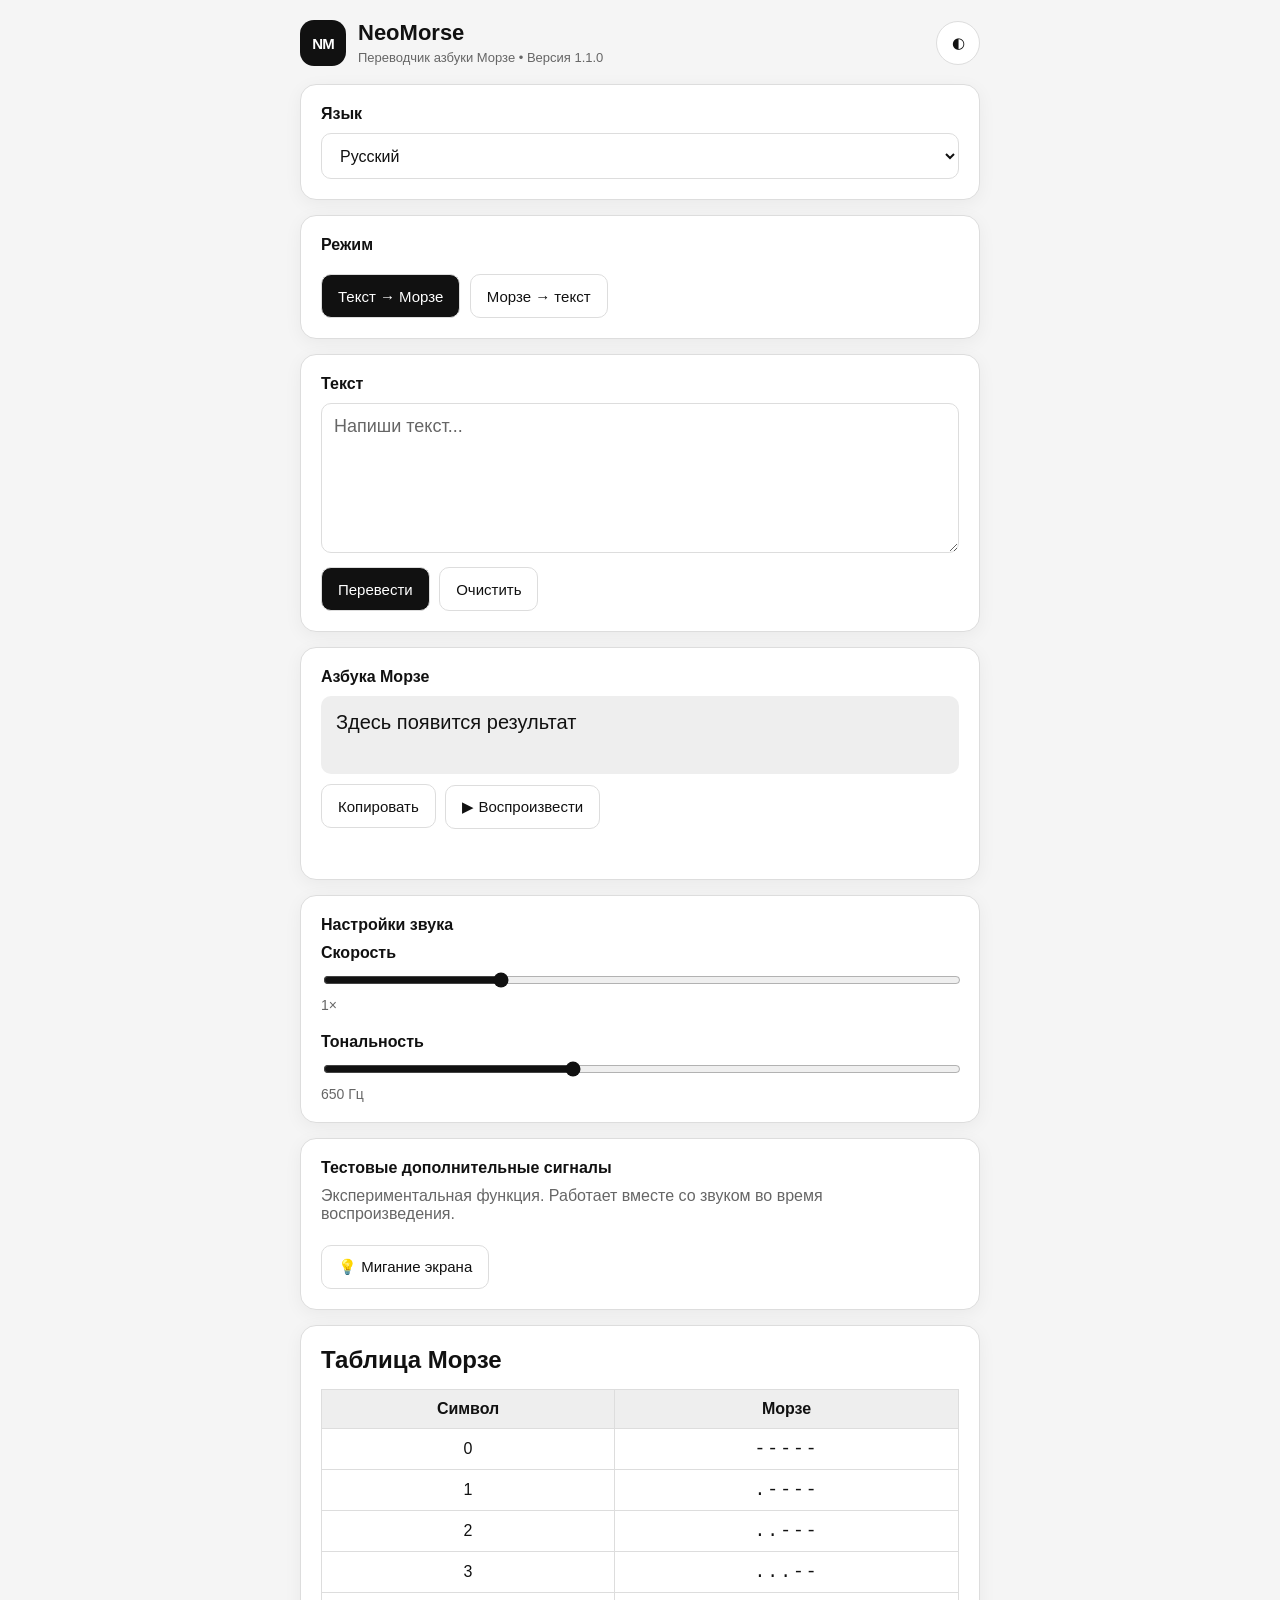
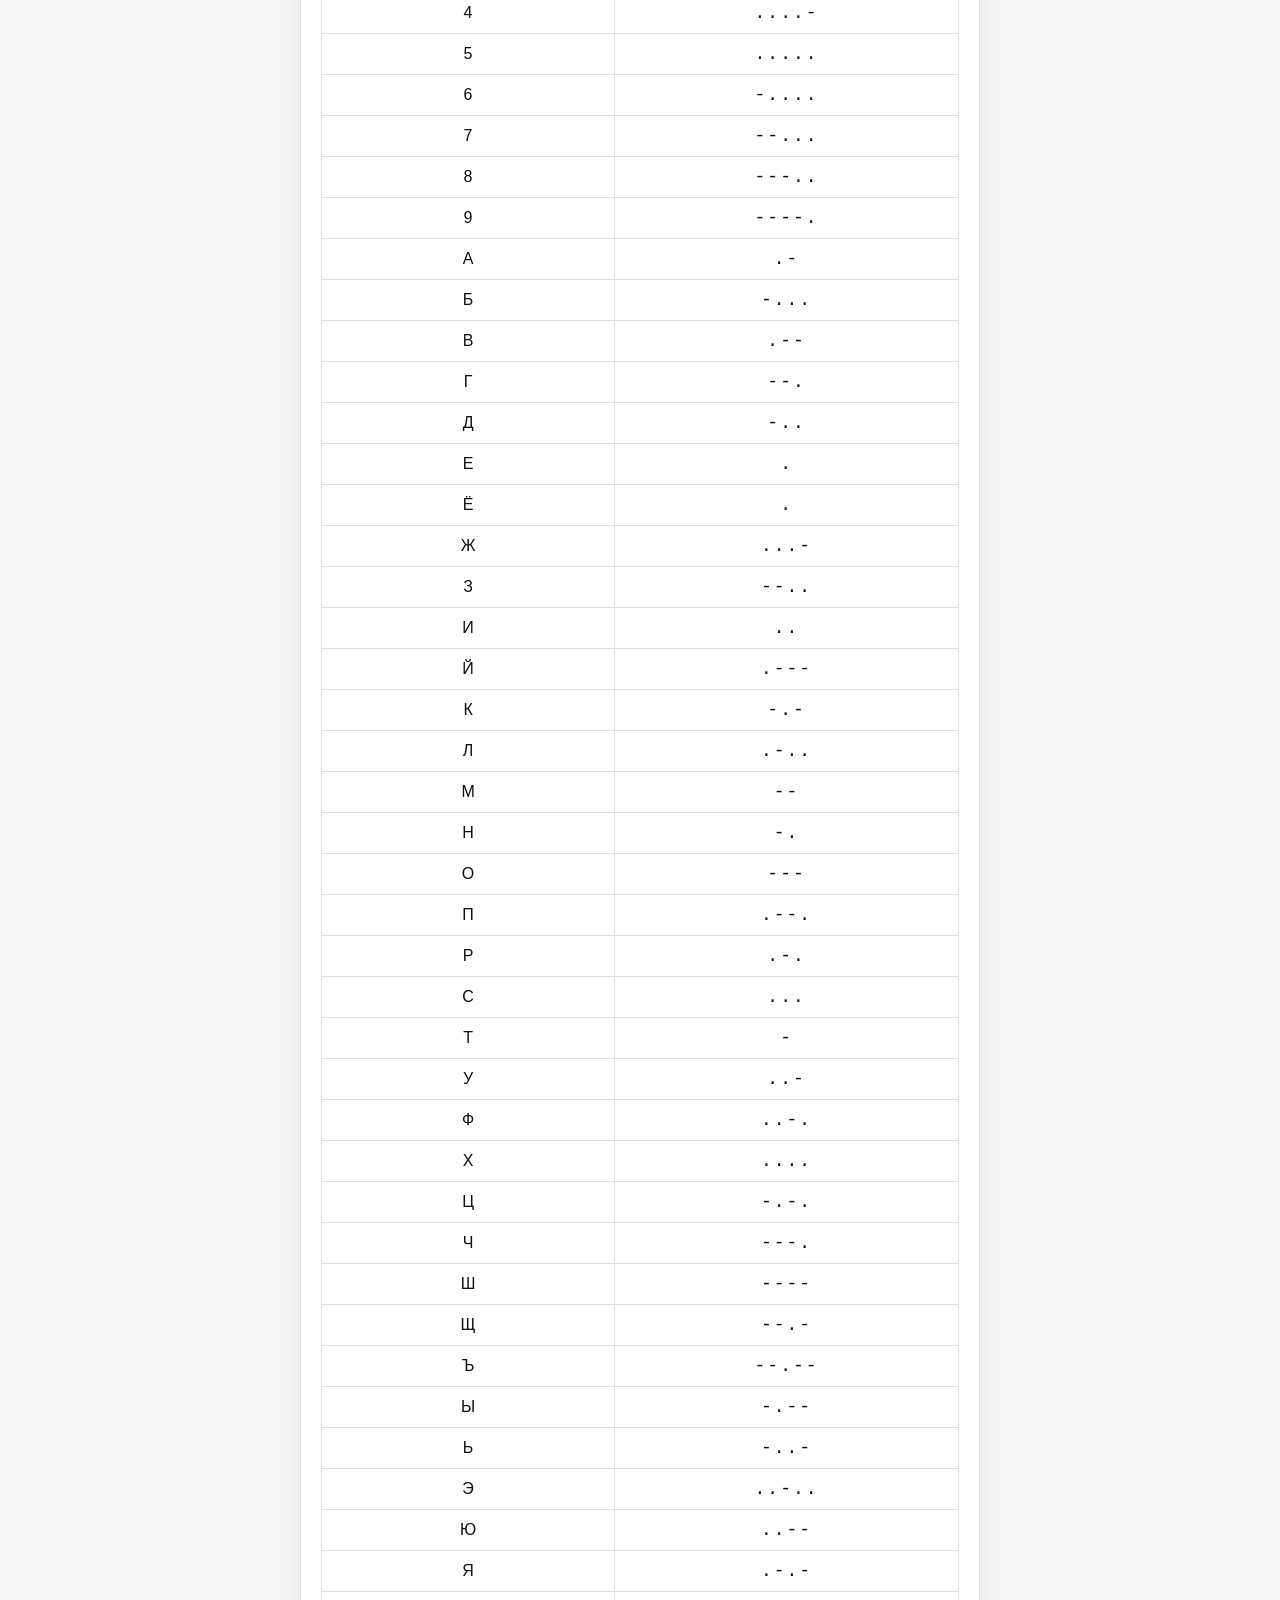
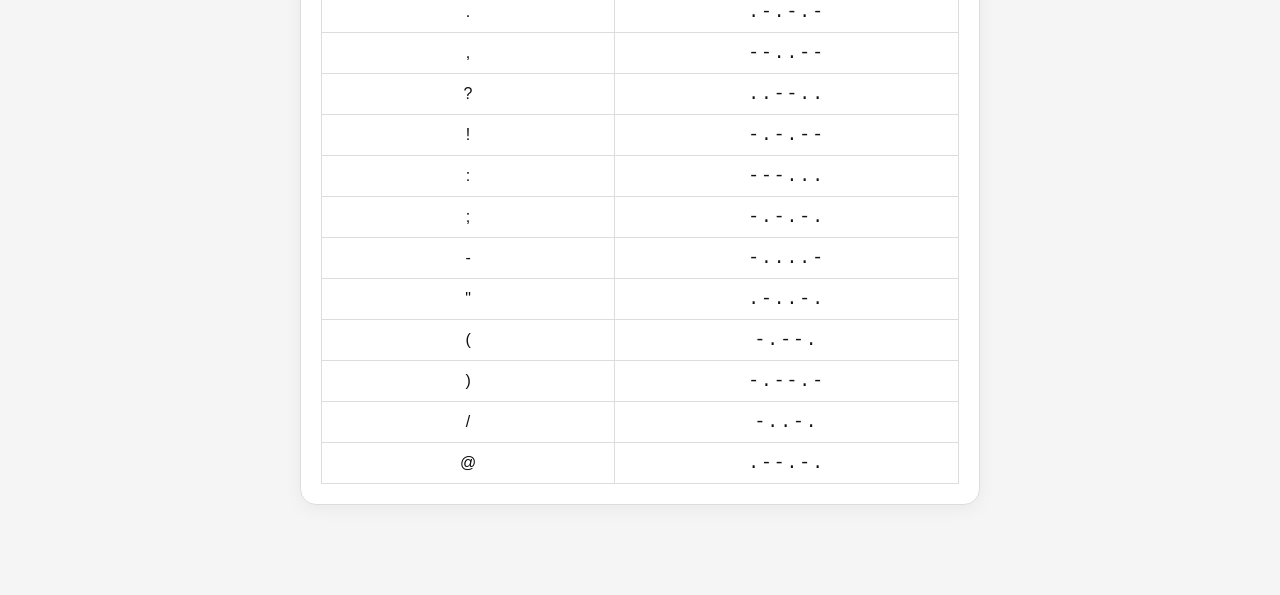
<file: index.html>
<!DOCTYPE html>
<html lang="ru">
<head>
<meta charset="UTF-8">
<meta name="viewport" content="width=device-width, initial-scale=1.0">

<title>NeoMorse — a simple web-based Morse code translator • v1.1.0</title>

<style>

/* =========================================================
   NEO MORSE 1.0 — ОСНОВНЫЕ СТИЛИ
========================================================= */

:root {
    --bg: #f5f5f5;
    --card: #ffffff;
    --text: #111111;
    --muted: #666666;
    --border: #dddddd;
    --input: #ffffff;
    --result: #eeeeee;
    --button: #ffffff;
    --button-hover: #eeeeee;
    --active: #111111;
    --active-text: #ffffff;
    --shadow: 0 4px 18px rgba(0,0,0,0.05);
}

* {
    box-sizing: border-box;
}

html {
    min-height: 100%;
}

body {
    font-family: Arial, sans-serif;
    max-width: 720px;
    margin: 0 auto;
    padding: 20px;
    background: var(--bg);
    color: var(--text);
    transition:
        background 0.2s ease,
        color 0.2s ease;
}

body.dark {
    --bg: #111111;
    --card: #1b1b1b;
    --text: #f2f2f2;
    --muted: #aaaaaa;
    --border: #333333;
    --input: #222222;
    --result: #292929;
    --button: #222222;
    --button-hover: #303030;
    --active: #f2f2f2;
    --active-text: #111111;
    --shadow: 0 4px 20px rgba(0,0,0,0.25);
}

button,
select,
textarea,
input {
    font: inherit;
}

button,
select {
    border: 1px solid var(--border);
    border-radius: 10px;
    background: var(--button);
    color: var(--text);
    cursor: pointer;
}

button:hover,
select:hover {
    background: var(--button-hover);
}

button:focus-visible,
select:focus-visible,
textarea:focus-visible,
input:focus-visible {
    outline: 2px solid var(--text);
    outline-offset: 2px;
}

/* =========================================================
   ВЕРХНЯЯ ПАНЕЛЬ
========================================================= */

.app-header {
    display: flex;
    align-items: center;
    justify-content: space-between;
    gap: 12px;
    margin-bottom: 18px;
}

.brand {
    display: flex;
    align-items: center;
    gap: 12px;
    min-width: 0;
}

.logo {
    width: 46px;
    height: 46px;
    flex: 0 0 46px;
    border-radius: 14px;
    background: #111111;
    color: #ffffff;
    display: flex;
    align-items: center;
    justify-content: center;
    font-weight: 800;
    font-size: 15px;
    letter-spacing: -1px;
}

body.dark .logo {
    background: #f2f2f2;
    color: #111111;
}

.brand-text {
    min-width: 0;
}

.brand-title {
    margin: 0;
    font-size: 22px;
    line-height: 1.1;
}

.brand-subtitle {
    margin-top: 4px;
    color: var(--muted);
    font-size: 13px;
}

.theme-button {
    width: 44px;
    height: 44px;
    padding: 0;
    margin: 0;
    border-radius: 50%;
    display: flex;
    align-items: center;
    justify-content: center;
}

/* =========================================================
   КАРТОЧКИ
========================================================= */

.box {
    background: var(--card);
    padding: 20px;
    border-radius: 16px;
    margin-bottom: 15px;
    border: 1px solid var(--border);
    box-shadow: var(--shadow);
}

.label {
    font-weight: bold;
    margin-bottom: 10px;
}

.subtitle {
    color: var(--muted);
    margin: 0 0 20px;
}

/* =========================================================
   INPUT
========================================================= */

textarea {
    width: 100%;
    height: 150px;
    resize: vertical;
    padding: 12px;
    font-size: 18px;
    border: 1px solid var(--border);
    border-radius: 10px;
    background: var(--input);
    color: var(--text);
}

textarea::placeholder {
    color: var(--muted);
}

/* =========================================================
   КНОПКИ
========================================================= */

button {
    padding: 12px 16px;
    margin-top: 10px;
    margin-right: 5px;
    font-size: 15px;
    min-height: 44px;
}

button.active {
    background: var(--active);
    color: var(--active-text);
}

button.primary {
    background: var(--active);
    color: var(--active-text);
}

button.playing {
    background: var(--active);
    color: var(--active-text);
}

select {
    width: 100%;
    min-height: 46px;
    padding: 12px 14px;
}

/* =========================================================
   РЕЗУЛЬТАТ
========================================================= */

.result {
    min-height: 78px;
    padding: 15px;
    background: var(--result);
    border-radius: 10px;
    font-size: 20px;
    word-break: break-word;
    white-space: pre-wrap;
}

#status {
    margin-top: 10px;
    color: var(--muted);
    min-height: 20px;
}

/* =========================================================
   НАСТРОЙКИ ЗВУКА
========================================================= */

.setting {
    margin-bottom: 20px;
}

.setting:last-child {
    margin-bottom: 0;
}

.setting-label {
    display: block;
    font-weight: bold;
    margin-bottom: 8px;
}

input[type="range"] {
    width: 100%;
    accent-color: var(--active);
}

.setting-value {
    display: block;
    margin-top: 5px;
    color: var(--muted);
    font-size: 14px;
}

/* =========================================================
   ТАБЛИЦА
========================================================= */

.table-title {
    margin: 0 0 15px;
}

.table-wrapper {
    width: 100%;
    overflow-x: auto;
}

.morse-table {
    width: 100%;
    border-collapse: collapse;
    background: var(--card);
}

.morse-table th,
.morse-table td {
    padding: 10px;
    border: 1px solid var(--border);
    text-align: center;
}

.morse-table th {
    background: var(--result);
    font-weight: bold;
}

.morse-code {
    font-family: monospace;
    font-size: 18px;
    letter-spacing: 2px;
}

/* =========================================================
   ТЕСТОВЫЕ ДОПОЛНИТЕЛЬНЫЕ СИГНАЛЫ (МИГАНИЕ ЭКРАНА)
========================================================= */

#flashOverlay {
    position: fixed;
    inset: 0;
    background: #ffffff;
    opacity: 0;
    pointer-events: none;
    z-index: 9999;
    transition: none;
}

#flashOverlay.flash-on {
    opacity: 1;
}

#flashButton.active {
    background: var(--active);
    color: var(--active-text);
}

/* =========================================================
   МОБИЛЬНАЯ АДАПТАЦИЯ
========================================================= */

@media (max-width: 520px) {

    body {
        padding: 12px;
    }

    .box {
        padding: 15px;
        border-radius: 14px;
    }

    .app-header {
        gap: 8px;
    }

    .logo {
        width: 42px;
        height: 42px;
        flex-basis: 42px;
        border-radius: 12px;
    }

    .brand-title {
        font-size: 20px;
    }

    .brand-subtitle {
        font-size: 12px;
    }

    textarea {
        height: 135px;
        font-size: 17px;
    }

    button {
        padding: 11px 12px;
        font-size: 14px;
    }

    .morse-table th,
    .morse-table td {
        padding: 8px 5px;
    }
}

</style>
</head>

<body>

<!-- =======================================================
     ВЕРХНЯЯ ПАНЕЛЬ
======================================================= -->

<header class="app-header">

    <div class="brand">

        <div class="logo" aria-label="NM">
            NM
        </div>

        <div class="brand-text">

            <h1 class="brand-title">
                NeoMorse
            </h1>

            <div class="brand-subtitle">
                Переводчик азбуки Морзе • Версия 1.1.0
            </div>

        </div>

    </div>

    <button
        id="themeButton"
        class="theme-button"
        type="button"
        aria-label="Переключить тему"
        title="Переключить тему"
    >
        ◐
    </button>

</header>


<!-- =======================================================
     ЯЗЫК
======================================================= -->

<div class="box">

    <div class="label">
        Язык
    </div>

    <select id="languageSelect">

        <option value="ru">
            Русский
        </option>

        <option value="en">
            English
        </option>

        <option value="uk">
            Українська
        </option>

        <option value="de">
            Deutsch
        </option>

        <option value="el">
            Ελληνικά
        </option>

        <option value="he">
            עברית
        </option>

        <option value="ja">
            日本語 (Вабун)
        </option>

    </select>

</div>


<!-- =======================================================
     РЕЖИМ
======================================================= -->

<div class="box">

    <div class="label">
        Режим
    </div>

    <button
        id="encodeButton"
        class="active"
        type="button"
    >
        Текст → Морзе
    </button>

    <button
        id="decodeButton"
        type="button"
    >
        Морзе → текст
    </button>

</div>


<!-- =======================================================
     ВВОД
======================================================= -->

<div class="box">

    <div
        class="label"
        id="inputLabel"
    >
        Текст
    </div>

    <textarea
        id="input"
        placeholder="Напиши текст..."
        spellcheck="false"
    ></textarea>

    <br>

    <button
        id="translateButton"
        class="primary"
        type="button"
    >
        Перевести
    </button>

    <button
        id="clearButton"
        type="button"
    >
        Очистить
    </button>

</div>


<!-- =======================================================
     РЕЗУЛЬТАТ
======================================================= -->

<div class="box">

    <div
        class="label"
        id="resultLabel"
    >
        Азбука Морзе
    </div>

    <div
        id="result"
        class="result"
    >
        Здесь появится результат
    </div>

    <button
        id="copyButton"
        type="button"
    >
        Копировать
    </button>

    <button
        id="playButton"
        type="button"
    >
        ▶ Воспроизвести
    </button>

    <div id="status"></div>

</div>


<!-- =======================================================
     НАСТРОЙКИ ЗВУКА
======================================================= -->

<div class="box">

    <div class="label">
        Настройки звука
    </div>

    <div class="setting">

        <span class="setting-label">
            Скорость
        </span>

        <input
            type="range"
            id="speedRange"
            min="0.25"
            max="3"
            step="0.25"
            value="1"
        >

        <span
            class="setting-value"
            id="speedValue"
        >
            1×
        </span>

    </div>

    <div class="setting">

        <span class="setting-label">
            Тональность
        </span>

        <input
            type="range"
            id="pitchRange"
            min="300"
            max="1200"
            step="50"
            value="650"
        >

        <span
            class="setting-value"
            id="pitchValue"
        >
            650 Гц
        </span>

    </div>

</div>


<!-- =======================================================
     ТЕСТОВЫЕ ДОПОЛНИТЕЛЬНЫЕ СИГНАЛЫ
======================================================= -->

<div class="box">

    <div class="label">
        Тестовые дополнительные сигналы
    </div>

    <div class="subtitle" style="margin-bottom: 12px;">
        Экспериментальная функция. Работает вместе
        со звуком во время воспроизведения.
    </div>

    <button
        id="flashButton"
        type="button"
    >
        💡 Мигание экрана
    </button>

</div>


<!-- =======================================================
     ТАБЛИЦА
======================================================= -->

<div class="box">

    <h2 class="table-title">
        Таблица Морзе
    </h2>

    <div class="table-wrapper">

        <table class="morse-table">

            <thead>

                <tr>
                    <th>Символ</th>
                    <th>Морзе</th>
                </tr>

            </thead>

            <tbody id="morseTableBody"></tbody>

        </table>

    </div>

</div>


<!-- =======================================================
     ОВЕРЛЕЙ ДЛЯ МИГАНИЯ ЭКРАНА
     Пустой на вид элемент, который на мгновение
     становится ярким во время точки/тире.
======================================================= -->

<div id="flashOverlay" aria-hidden="true"></div>


<script>

/* =========================================================
   NEO MORSE 0.7
   СТАБИЛЬНОЕ СОСТОЯНИЕ + LOCAL STORAGE
========================================================= */


/* =========================================================
   КОНФИГУРАЦИЯ
========================================================= */

const APP_VERSION = "1.1.0";

const STORAGE_KEY = "neoMorseState_v1";

const EMPTY_RESULT =
    "Здесь появится результат";


/* =========================================================
   АЗБУКА МОРЗЕ — РУССКИЙ
========================================================= */

const MORSE_RU = {

    "А": ".-",
    "Б": "-...",
    "В": ".--",
    "Г": "--.",
    "Д": "-..",
    "Е": ".",
    "Ё": ".",
    "Ж": "...-",
    "З": "--..",
    "И": "..",
    "Й": ".---",
    "К": "-.-",
    "Л": ".-..",
    "М": "--",
    "Н": "-.",
    "О": "---",
    "П": ".--.",
    "Р": ".-.",
    "С": "...",
    "Т": "-",
    "У": "..-",
    "Ф": "..-.",
    "Х": "....",
    "Ц": "-.-.",
    "Ч": "---.",
    "Ш": "----",
    "Щ": "--.-",
    "Ъ": "--.--",
    "Ы": "-.--",
    "Ь": "-..-",
    "Э": "..-..",
    "Ю": "..--",
    "Я": ".-.-",

    "0": "-----",
    "1": ".----",
    "2": "..---",
    "3": "...--",
    "4": "....-",
    "5": ".....",
    "6": "-....",
    "7": "--...",
    "8": "---..",
    "9": "----.",

    ".": ".-.-.-",
    ",": "--..--",
    "?": "..--..",
    "!": "-.-.--",
    ":": "---...",
    ";": "-.-.-.",
    "-": "-....-",
    "\"": ".-..-.",
    "(": "-.--.",
    ")": "-.--.-",
    "/": "-..-.",
    "@": ".--.-."
};


/* =========================================================
   АЗБУКА МОРЗЕ — ENGLISH
========================================================= */

const MORSE_EN = {

    "A": ".-",
    "B": "-...",
    "C": "-.-.",
    "D": "-..",
    "E": ".",
    "F": "..-.",
    "G": "--.",
    "H": "....",
    "I": "..",
    "J": ".---",
    "K": "-.-",
    "L": ".-..",
    "M": "--",
    "N": "-.",
    "O": "---",
    "P": ".--.",
    "Q": "--.-",
    "R": ".-.",
    "S": "...",
    "T": "-",
    "U": "..-",
    "V": "...-",
    "W": ".--",
    "X": "-..-",
    "Y": "-.--",
    "Z": "--..",

    "0": "-----",
    "1": ".----",
    "2": "..---",
    "3": "...--",
    "4": "....-",
    "5": ".....",
    "6": "-....",
    "7": "--...",
    "8": "---..",
    "9": "----.",

    ".": ".-.-.-",
    ",": "--..--",
    "?": "..--..",
    "!": "-.-.--",
    ":": "---...",
    ";": "-.-.-.",
    "-": "-....-",
    "\"": ".-..-.",
    "(": "-.--.",
    ")": "-.--.-",
    "/": "-..-.",
    "@": ".--.-."
};


/* =========================================================
   ОБЩИЕ ЦИФРЫ И ЗНАКИ ПРЕПИНАНИЯ
   (переиспользуются во всех новых алфавитах,
   чтобы не дублировать одни и те же значения
   в каждой таблице по отдельности)
========================================================= */

const MORSE_DIGITS_PUNCT = {

    "0": "-----",
    "1": ".----",
    "2": "..---",
    "3": "...--",
    "4": "....-",
    "5": ".....",
    "6": "-....",
    "7": "--...",
    "8": "---..",
    "9": "----.",

    ".": ".-.-.-",
    ",": "--..--",
    "?": "..--..",
    "!": "-.-.--",
    ":": "---...",
    ";": "-.-.-.",
    "-": "-....-",
    "\"": ".-..-.",
    "(": "-.--.",
    ")": "-.--.-",
    "/": "-..-.",
    "@": ".--.-."
};


/* =========================================================
   АЗБУКА МОРЗЕ — УКРАИНСКИЙ

   Общие с русской таблицей буквы совпадают с
   международной кириллической Морзе-таблицей.
   В украинском алфавите нет Ё, Ъ, Ы, Э — вместо
   этого добавлены Ґ, Є, І, Ї.
========================================================= */

const MORSE_UK = {

    "А": ".-",
    "Б": "-...",
    "В": ".--",
    "Г": "--.",
    "Ґ": "--.",
    "Д": "-..",
    "Е": ".",
    "Є": "..-..",
    "Ж": "...-",
    "З": "--..",
    "И": "..",
    "І": "..",
    "Ї": ".---.",
    "Й": ".---",
    "К": "-.-",
    "Л": ".-..",
    "М": "--",
    "Н": "-.",
    "О": "---",
    "П": ".--.",
    "Р": ".-.",
    "С": "...",
    "Т": "-",
    "У": "..-",
    "Ф": "..-.",
    "Х": "....",
    "Ц": "-.-.",
    "Ч": "---.",
    "Ш": "----",
    "Щ": "--.-",
    "Ь": "-..-",
    "Ю": "..--",
    "Я": ".-.-",

    ...MORSE_DIGITS_PUNCT
};


/* =========================================================
   АЗБУКА МОРЗЕ — DEUTSCH

   Базовый международный латинский алфавит
   плюс немецкие дополнительные буквы.
========================================================= */

const MORSE_DE = {

    ...MORSE_EN,

    "Ä": ".-.-",
    "Ö": "---.",
    "Ü": "..--",
    "ß": "...--.."
};


/* =========================================================
   АЗБУКА МОРЗЕ — ΕΛΛΗΝΙΚΑ (ГРЕЧЕСКИЙ)
========================================================= */

const MORSE_EL = {

    "Α": ".-",
    "Β": "-...",
    "Γ": "--.",
    "Δ": "-..",
    "Ε": ".",
    "Ζ": "--..",
    "Η": "....",
    "Θ": "-.-.",
    "Ι": "..",
    "Κ": "-.-",
    "Λ": ".-..",
    "Μ": "--",
    "Ν": "-.",
    "Ξ": "-..-",
    "Ο": "---",
    "Π": ".--.",
    "Ρ": ".-.",
    "Σ": "...",
    "Τ": "-",
    "Υ": "-.--",
    "Φ": "..-.",
    "Χ": "----",
    "Ψ": "--.-",
    "Ω": ".--",

    ...MORSE_DIGITS_PUNCT
};


/* =========================================================
   АЗБУКА МОРЗЕ — עברית (ИВРИТ)

   В иврите нет заглавных/строчных букв,
   поэтому регистронезависимое приведение
   для этого алфавита не требуется.
========================================================= */

const MORSE_HE = {

    "א": ".-",
    "ב": "-...",
    "ג": "--.",
    "ד": "-..",
    "ה": "---",
    "ו": ".",
    "ז": "--..",
    "ח": "....",
    "ט": "..-",
    "י": "..",
    "כ": "-.-",
    "ל": ".-..",
    "מ": "--",
    "נ": "-.",
    "ס": "-.-.",
    "ע": ".---",
    "פ": ".--.",
    "צ": ".--",
    "ק": "--.-",
    "ר": ".-.",
    "ש": "...",
    "ת": "-",

    /*
        Конечные формы букв (софит) —
        используют тот же код, что и
        обычная форма той же буквы,
        чтобы реальные слова на иврите
        (которые часто оканчиваются на
        конечную форму) переводились
        и распознавались корректно.
    */

    "ך": "-.-",
    "ם": "--",
    "ן": "-.",
    "ף": ".--.",
    "ץ": ".--",

    ...MORSE_DIGITS_PUNCT
};


/* =========================================================
   АЗБУКА МОРЗЕ — 日本語 (ВАБУН / WABUN CODE)

   Код Вабун сопоставляет символы каны, а не
   латинские буквы. Регистр здесь не применяется.
========================================================= */

const MORSE_JA = {

    "ア": "--.--",
    "イ": ".-",
    "ウ": "..-",
    "エ": "-.---",
    "オ": ".-...",

    "カ": ".-..",
    "キ": "-.-..",
    "ク": "...-",
    "ケ": "-.--",
    "コ": "----",

    "サ": "-.-.-",
    "シ": "--.-.",
    "ス": "---.-",
    "セ": ".---.",
    "ソ": "---.",

    "タ": "-.",
    "チ": "..-.",
    "ツ": ".--.",
    "テ": ".-.--",
    "ト": "..-..",

    "ナ": ".-.",
    "ニ": "-.-.",
    "ヌ": "....",
    "ネ": "--.-",
    "ノ": "..--",

    "ハ": "-...",
    "ヒ": "--..-",
    "フ": "--..",
    "ヘ": ".",
    "ホ": "-..",

    "マ": "-..-",
    "ミ": "..-.-",
    "ム": "-",
    "メ": "-...-",
    "モ": "-..-.",

    "ヤ": ".--",
    "ユ": "-..--",
    "ヨ": "--",

    "ラ": "...",
    "リ": "--.",
    "ル": "-.--.",
    "レ": "---",
    "ロ": ".-.-",

    "ワ": "-.-",
    "ヰ": ".-..-",
    "ヱ": ".--..",
    "ヲ": ".---",
    "ン": ".-.-.",

    "゛": "..",
    "゜": "..--.",
    "ー": ".--.-",
    "、": ".-.-.-",
    "。": ".-.-..",

    "0": "-----",
    "1": ".----",
    "2": "..---",
    "3": "...--",
    "4": "....-",
    "5": ".....",
    "6": "-....",
    "7": "--...",
    "8": "---..",
    "9": "----."
};


/* =========================================================
   РЕЕСТР ЯЗЫКОВ

   Единая точка, через которую подключаются
   все таблицы алфавитов. Чтобы добавить новый
   язык в будущем — достаточно создать константу
   MORSE_XX и дописать одну строку сюда.
========================================================= */

const MORSE_ALPHABETS = {

    ru: {
        table: MORSE_RU,
        locale: "ru"
    },

    en: {
        table: MORSE_EN,
        locale: "en"
    },

    uk: {
        table: MORSE_UK,
        locale: "uk"
    },

    de: {
        table: MORSE_DE,
        locale: "de"
    },

    el: {
        table: MORSE_EL,
        locale: "el"
    },

    he: {
        table: MORSE_HE,
        locale: "he"
    },

    ja: {
        table: MORSE_JA,
        locale: "ja"
    }
};


/* =========================================================
   СОСТОЯНИЕ ПРИЛОЖЕНИЯ
========================================================= */

const defaultState = {

    theme: "light",

    language: "ru",

    mode: "encode",

    input: "",

    result: EMPTY_RESULT,

    speed: "1",

    pitch: "650",

    flash: false
};


/*
    Состояние хранится в одном объекте.

    Это уменьшает вероятность того, что
    отдельные настройки будут сохранены
    в несовместимом формате.
*/

let state = {
    ...defaultState
};


/* =========================================================
   БЕЗОПАСНОЕ ПОЛУЧЕНИЕ ТЕКУЩЕЙ АЗБУКИ
========================================================= */

function getCurrentMorse() {

    const key =
        languageSelect &&
        languageSelect.value;

    const entry =
        key &&
        Object.prototype.hasOwnProperty
            .call(MORSE_ALPHABETS, key) &&
        MORSE_ALPHABETS[key];

    if (
        entry &&
        entry.table
    ) {

        return entry.table;
    }

    return MORSE_RU;
}


/* =========================================================
   БЕЗОПАСНОЕ ПОЛУЧЕНИЕ ТЕКУЩЕЙ ЛОКАЛИ
   (нужна для корректного toLocaleUpperCase,
   например ß → SS в немецком, или турецкие
   и другие языко-зависимые варианты регистра)
========================================================= */

function getCurrentLocale() {

    const key =
        languageSelect &&
        languageSelect.value;

    const entry =
        key &&
        Object.prototype.hasOwnProperty
            .call(MORSE_ALPHABETS, key) &&
        MORSE_ALPHABETS[key];

    if (
        entry &&
        entry.locale
    ) {

        return entry.locale;
    }

    return "ru";
}


/* =========================================================
   БЕЗОПАСНОЕ СОЗДАНИЕ ОБРАТНОЙ ТАБЛИЦЫ
========================================================= */

function createReverseMorse(morse) {

    const reverse = {};

    if (
        !morse ||
        typeof morse !== "object"
    ) {

        return reverse;
    }

    for (
        const symbol in morse
    ) {

        const code = morse[symbol];

        if (
            !Object.prototype.hasOwnProperty
                .call(reverse, code)
        ) {

            reverse[code] = symbol;
        }
    }

    return reverse;
}


/* =========================================================
   ELEMENTS
========================================================= */

const input =
    document.getElementById("input");

const result =
    document.getElementById("result");

const translateButton =
    document.getElementById("translateButton");

const clearButton =
    document.getElementById("clearButton");

const copyButton =
    document.getElementById("copyButton");

const playButton =
    document.getElementById("playButton");

const encodeButton =
    document.getElementById("encodeButton");

const decodeButton =
    document.getElementById("decodeButton");

const inputLabel =
    document.getElementById("inputLabel");

const resultLabel =
    document.getElementById("resultLabel");

const status =
    document.getElementById("status");

const languageSelect =
    document.getElementById("languageSelect");

const morseTableBody =
    document.getElementById("morseTableBody");

const speedRange =
    document.getElementById("speedRange");

const speedValue =
    document.getElementById("speedValue");

const pitchRange =
    document.getElementById("pitchRange");

const pitchValue =
    document.getElementById("pitchValue");

const themeButton =
    document.getElementById("themeButton");

const flashButton =
    document.getElementById("flashButton");

const flashOverlay =
    document.getElementById("flashOverlay");


/* =========================================================
   ПРОВЕРКА ELEMENTS
========================================================= */

function elementsAreReady() {

    return Boolean(

        input &&
        result &&
        translateButton &&
        clearButton &&
        copyButton &&
        playButton &&
        encodeButton &&
        decodeButton &&
        inputLabel &&
        resultLabel &&
        status &&
        languageSelect &&
        morseTableBody &&
        speedRange &&
        speedValue &&
        pitchRange &&
        pitchValue &&
        themeButton &&
        flashButton &&
        flashOverlay
    );
}


/* =========================================================
   БЕЗОПАСНОЕ LOCAL STORAGE
========================================================= */

function saveState() {

    try {

        localStorage.setItem(
            STORAGE_KEY,
            JSON.stringify(state)
        );

    } catch (error) {

        /*
            Если localStorage недоступен,
            приложение продолжает работать.
        */

        console.warn(
            "NeoMorse: не удалось сохранить состояние.",
            error
        );
    }
}


/* =========================================================
   ЗАГРУЗКА LOCAL STORAGE
========================================================= */

function loadState() {

    try {

        const saved =
            localStorage.getItem(
                STORAGE_KEY
            );

        if (!saved) {

            state = {
                ...defaultState
            };

            return;
        }

        const parsed =
            JSON.parse(saved);

        if (
            !parsed ||
            typeof parsed !== "object"
        ) {

            state = {
                ...defaultState
            };

            return;
        }

        state = {

            ...defaultState,

            ...parsed
        };

    } catch (error) {

        /*
            Повреждённое состояние
            не должно ломать приложение.
        */

        console.warn(
            "NeoMorse: повреждённые настройки. Используются стандартные.",
            error
        );

        state = {
            ...defaultState
        };
    }
}


/* =========================================================
   НОРМАЛИЗАЦИЯ СОСТОЯНИЯ
========================================================= */

function normalizeState() {

    const validThemes = [
        "light",
        "dark"
    ];

    const validLanguages =
        Object.keys(
            MORSE_ALPHABETS
        );

    const validModes = [
        "encode",
        "decode"
    ];

    if (
        !validThemes.includes(
            state.theme
        )
    ) {

        state.theme =
            defaultState.theme;
    }

    if (
        !validLanguages.includes(
            state.language
        )
    ) {

        state.language =
            defaultState.language;
    }

    if (
        !validModes.includes(
            state.mode
        )
    ) {

        state.mode =
            defaultState.mode;
    }

    const speed =
        Number(state.speed);

    if (
        !Number.isFinite(speed) ||
        speed < 0.25 ||
        speed > 3
    ) {

        state.speed =
            defaultState.speed;
    } else {

        state.speed =
            String(speed);
    }

    const pitch =
        Number(state.pitch);

    if (
        !Number.isFinite(pitch) ||
        pitch < 300 ||
        pitch > 1200
    ) {

        state.pitch =
            defaultState.pitch;
    } else {

        state.pitch =
            String(pitch);
    }

    if (
        typeof state.input !== "string"
    ) {

        state.input =
            "";
    }

    state.flash =
        Boolean(state.flash);

    if (
        typeof state.result !== "string"
    ) {

        state.result =
            EMPTY_RESULT;
    }
}


/* =========================================================
   ПРИМЕНЕНИЕ ТЕМЫ
========================================================= */

function applyTheme() {

    if (
        state.theme === "dark"
    ) {

        document.body.classList.add(
            "dark"
        );

        themeButton.textContent =
            "☀";

    } else {

        document.body.classList.remove(
            "dark"
        );

        themeButton.textContent =
            "◐";
    }
}


/* =========================================================
   ПРИМЕНЕНИЕ РЕЖИМА
========================================================= */

function applyMode() {

    if (
        state.mode === "decode"
    ) {

        decodeButton.classList.add(
            "active"
        );

        encodeButton.classList.remove(
            "active"
        );

        inputLabel.textContent =
            "Азбука Морзе";

        resultLabel.textContent =
            "Текст";

        input.placeholder =
            "Например: ... --- ...";

    } else {

        state.mode =
            "encode";

        encodeButton.classList.add(
            "active"
        );

        decodeButton.classList.remove(
            "active"
        );

        inputLabel.textContent =
            "Текст";

        resultLabel.textContent =
            "Азбука Морзе";

        input.placeholder =
            "Напиши текст...";
    }
}


/* =========================================================
   ПРИМЕНЕНИЕ НАСТРОЕК
========================================================= */

function applyControls() {

    languageSelect.value =
        state.language;

    speedRange.value =
        state.speed;

    pitchRange.value =
        state.pitch;

    speedValue.textContent =
        state.speed + "×";

    pitchValue.textContent =
        state.pitch + " Гц";

    input.value =
        state.input;

    result.textContent =
        state.result;

    flashButton.classList.toggle(
        "active",
        state.flash
    );
}


/* =========================================================
   ОБНОВЛЕНИЕ ИНТЕРФЕЙСА
========================================================= */

function applyStateToUI() {

    normalizeState();

    applyTheme();

    applyMode();

    applyControls();

    updateMorseTable();
}


/* =========================================================
   ТЕКСТ → МОРЗЕ
========================================================= */

function textToMorse(text) {

    const morse =
        getCurrentMorse();

    const source =
        String(text || "")
            .toLocaleUpperCase(
                getCurrentLocale()
            );

    const output = [];

    for (
        let i = 0;
        i < source.length;
        i++
    ) {

        const character =
            source[i];

        if (
            character === " "
        ) {

            output.push("/");

        } else if (
            Object.prototype.hasOwnProperty
                .call(morse, character)
        ) {

            output.push(
                morse[character]
            );
        }
    }

    return output.join(" ");
}


/* =========================================================
   МОРЗЕ → ТЕКСТ
========================================================= */

function morseToText(text) {

    const reverse =
        createReverseMorse(
            getCurrentMorse()
        );

    const source =
        String(text || "")
            .trim();

    if (
        source === ""
    ) {

        return "";
    }

    const words =
        source.split("/");

    const output = [];

    for (
        let w = 0;
        w < words.length;
        w++
    ) {

        const word =
            words[w].trim();

        if (
            word === ""
        ) {

            continue;
        }

        const letters =
            word.split(/\s+/);

        let decodedWord = "";

        for (
            let i = 0;
            i < letters.length;
            i++
        ) {

            const code =
                letters[i];

            if (
                Object.prototype.hasOwnProperty
                    .call(reverse, code)
            ) {

                decodedWord +=
                    reverse[code];

            } else {

                decodedWord += "?";
            }
        }

        output.push(
            decodedWord
        );
    }

    return output.join(" ");
}


/* =========================================================
   ПЕРЕВОД
========================================================= */

function translate() {

    stopPlayback();

    const text =
        input.value;

    if (
        text.trim() === ""
    ) {

        state.input =
            "";

        state.result =
            EMPTY_RESULT;

        result.textContent =
            EMPTY_RESULT;

        status.textContent =
            "";

        saveState();

        return;
    }

    let translated = "";

    if (
        state.mode === "encode"
    ) {

        translated =
            textToMorse(text);

    } else {

        translated =
            morseToText(text);
    }

    state.input =
        text;

    state.result =
        translated || EMPTY_RESULT;

    result.textContent =
        state.result;

    status.textContent =
        "Готово";

    saveState();
}


/* =========================================================
   ОБНОВЛЕНИЕ ТАБЛИЦЫ
========================================================= */

function updateMorseTable() {

    if (!morseTableBody) {
        return;
    }

    const morse =
        getCurrentMorse();

    morseTableBody.innerHTML =
        "";

    Object.keys(morse).forEach(
        function(symbol) {

            const row =
                document.createElement(
                    "tr"
                );

            const symbolCell =
                document.createElement(
                    "td"
                );

            const codeCell =
                document.createElement(
                    "td"
                );

            symbolCell.textContent =
                symbol;

            codeCell.textContent =
                morse[symbol];

            codeCell.className =
                "morse-code";

            row.appendChild(
                symbolCell
            );

            row.appendChild(
                codeCell
            );

            morseTableBody.appendChild(
                row
            );
        }
    );
}


/* =========================================================
   ТЕМА
========================================================= */

themeButton.addEventListener(
    "click",
    function() {

        state.theme =
            state.theme === "dark"
                ? "light"
                : "dark";

        applyTheme();

        saveState();
    }
);


/* =========================================================
   ТЕСТОВЫЙ СИГНАЛ — МИГАНИЕ ЭКРАНА
========================================================= */

flashButton.addEventListener(
    "click",
    function() {

        state.flash =
            !state.flash;

        flashButton.classList.toggle(
            "active",
            state.flash
        );

        saveState();

        status.textContent =
            state.flash
                ? "Мигание экрана включено"
                : "Мигание экрана выключено";
    }
);


/* =========================================================
   ВКЛЮЧЕНИЕ / ВЫКЛЮЧЕНИЕ СИГНАЛА
   (точка подключения к каждому тону:
   пока здесь только мигание экрана —
   остальное убрано как непригодное
   для стабильной работы)
========================================================= */

function signalOn(duration) {

    if (
        state.flash &&
        flashOverlay
    ) {

        flashOverlay.classList.add(
            "flash-on"
        );
    }
}


function signalOff() {

    if (
        flashOverlay
    ) {

        flashOverlay.classList.remove(
            "flash-on"
        );
    }
}


/* =========================================================
   СМЕНА ЯЗЫКА
========================================================= */

languageSelect.addEventListener(
    "change",
    function() {

        stopPlayback();

        state.language =
            languageSelect.value;

        updateMorseTable();

        saveState();

        status.textContent =
            "Язык изменён";
    }
);


/* =========================================================
   РЕЖИМ ТЕКСТ → МОРЗЕ
========================================================= */

encodeButton.addEventListener(
    "click",
    function() {

        stopPlayback();

        state.mode =
            "encode";

        applyMode();

        state.input =
            "";

        state.result =
            EMPTY_RESULT;

        input.value =
            "";

        result.textContent =
            EMPTY_RESULT;

        status.textContent =
            "";

        saveState();
    }
);


/* =========================================================
   РЕЖИМ МОРЗЕ → ТЕКСТ
========================================================= */

decodeButton.addEventListener(
    "click",
    function() {

        stopPlayback();

        state.mode =
            "decode";

        applyMode();

        state.input =
            "";

        state.result =
            EMPTY_RESULT;

        input.value =
            "";

        result.textContent =
            EMPTY_RESULT;

        status.textContent =
            "";

        saveState();
    }
);


/* =========================================================
   КНОПКА ПЕРЕВОДА
========================================================= */

translateButton.addEventListener(
    "click",
    function() {

        translate();
    }
);


/* =========================================================
   ОЧИСТКА
========================================================= */

clearButton.addEventListener(
    "click",
    function() {

        stopPlayback();

        state.input =
            "";

        state.result =
            EMPTY_RESULT;

        input.value =
            "";

        result.textContent =
            EMPTY_RESULT;

        status.textContent =
            "";

        saveState();
    }
);


/* =========================================================
   КОПИРОВАНИЕ
========================================================= */

copyButton.addEventListener(
    "click",
    async function() {

        const text =
            result.textContent;

        if (
            !text ||
            text === EMPTY_RESULT
        ) {

            status.textContent =
                "Нечего копировать";

            return;
        }

        try {

            if (
                navigator.clipboard &&
                navigator.clipboard.writeText
            ) {

                await navigator.clipboard
                    .writeText(text);

            } else {

                const temporary =
                    document.createElement(
                        "textarea"
                    );

                temporary.value =
                    text;

                document.body.appendChild(
                    temporary
                );

                temporary.select();

                document.execCommand(
                    "copy"
                );

                temporary.remove();
            }

            status.textContent =
                "Скопировано";

        } catch (error) {

            status.textContent =
                "Не удалось скопировать";
        }
    }
);


/* =========================================================
   СОХРАНЕНИЕ INPUT ПРИ ВВОДЕ
========================================================= */

input.addEventListener(
    "input",
    function() {

        state.input =
            input.value;

        saveState();
    }
);


/* =========================================================
   СКОРОСТЬ
========================================================= */

speedRange.addEventListener(
    "input",
    function() {

        const value =
            Number(speedRange.value);

        if (
            Number.isFinite(value)
        ) {

            state.speed =
                String(value);

            speedValue.textContent =
                value + "×";

            saveState();
        }
    }
);


/* =========================================================
   ТОНАЛЬНОСТЬ
========================================================= */

pitchRange.addEventListener(
    "input",
    function() {

        const value =
            Number(pitchRange.value);

        if (
            Number.isFinite(value)
        ) {

            state.pitch =
                String(value);

            pitchValue.textContent =
                value + " Гц";

            saveState();
        }
    }
);


/* =========================================================
   AUDIO STATE
========================================================= */

let isPlaying = false;

let stopRequested = false;

let audioContext = null;

let oscillator = null;

let playbackToken = 0;


/* =========================================================
   СОЗДАНИЕ AUDIO CONTEXT
========================================================= */

function createAudio() {

    const AudioContextClass =
        window.AudioContext ||
        window.webkitAudioContext;

    if (
        !AudioContextClass
    ) {

        status.textContent =
            "Браузер не поддерживает звук";

        return false;
    }

    try {

        audioContext =
            new AudioContextClass();

        return true;

    } catch (error) {

        audioContext =
            null;

        status.textContent =
            "Не удалось запустить звук";

        return false;
    }
}


/* =========================================================
   ВОЗОБНОВЛЕНИЕ AUDIO CONTEXT
========================================================= */

async function resumeAudio() {

    if (
        !audioContext
    ) {

        return false;
    }

    try {

        if (
            audioContext.state ===
            "suspended"
        ) {

            await audioContext.resume();
        }

        return true;

    } catch (error) {

        return false;
    }
}


/* =========================================================
   ОСТАНОВКА ОСЦИЛЛЯТОРА
========================================================= */

function stopOscillator() {

    if (
        oscillator
    ) {

        try {

            oscillator.stop();

        } catch (error) {

            /*
                stop() может быть вызван
                после автоматического завершения.
                Это не считается ошибкой приложения.
            */
        }

        try {

            oscillator.disconnect();

        } catch (error) {}

        oscillator =
            null;
    }
}


/* =========================================================
   ЗАКРЫТИЕ AUDIO CONTEXT
========================================================= */

async function closeAudio() {

    if (
        audioContext
    ) {

        const current =
            audioContext;

        audioContext =
            null;

        try {

            await current.close();

        } catch (error) {}
    }
}


/* =========================================================
   БЕЗОПАСНАЯ ОСТАНОВКА
========================================================= */

function stopPlayback() {

    stopRequested =
        true;

    isPlaying =
        false;

    /*
        Увеличение токена делает
        старое async-воспроизведение
        недействительным.

        Даже если старый Promise
        завершится позже, он не сможет
        вернуть интерфейс в неправильное
        состояние.
    */

    playbackToken++;

    stopOscillator();

    /*
        На случай, если остановка произошла
        посреди тона: гасим вибрацию/мигание/
        фонарик, чтобы они не "зависли" включёнными.
    */

    signalOff();

    if (
        audioContext
    ) {

        const current =
            audioContext;

        audioContext =
            null;

        try {

            current.close();

        } catch (error) {}
    }

    playButton.textContent =
        "▶ Воспроизвести";

    playButton.classList.remove(
        "playing"
    );
}


/* =========================================================
   ОЖИДАНИЕ С ВОЗМОЖНОСТЬЮ ОСТАНОВКИ
========================================================= */

function wait(ms, token) {

    return new Promise(
        function(resolve) {

            const start =
                performance.now();

            function check() {

                if (
                    stopRequested ||
                    token !== playbackToken
                ) {

                    resolve(false);

                    return;
                }

                const elapsed =
                    performance.now() -
                    start;

                if (
                    elapsed >= ms
                ) {

                    resolve(true);

                    return;
                }

                setTimeout(
                    check,
                    Math.min(
                        20,
                        ms - elapsed
                    )
                );
            }

            check();
        }
    );
}


/* =========================================================
   ВОСПРОИЗВЕДЕНИЕ ОДНОГО ТОНА
========================================================= */

function playTone(duration, token) {

    return new Promise(
        function(resolve) {

            if (
                stopRequested ||
                token !== playbackToken ||
                !audioContext
            ) {

                resolve(false);

                return;
            }

            const context =
                audioContext;

            /*
                Вибрация / мигание / фонарик
                включаются одновременно со
                звуковым тоном и на ту же
                длительность.
            */

            signalOn(duration);

            let localOscillator =
                null;

            let finished =
                false;

            const finish =
                function() {

                    if (finished) {
                        return;
                    }

                    finished = true;

                    signalOff();

                    if (
                        localOscillator
                    ) {

                        try {
                            localOscillator.stop();
                        } catch (error) {}

                        try {
                            localOscillator.disconnect();
                        } catch (error) {}
                    }

                    if (
                        oscillator ===
                        localOscillator
                    ) {

                        oscillator =
                            null;
                    }

                    resolve(
                        !stopRequested &&
                        token === playbackToken
                    );
                };

            try {

                localOscillator =
                    context.createOscillator();

                const gain =
                    context.createGain();

                localOscillator.type =
                    "sine";

                localOscillator.frequency.value =
                    Number(
                        state.pitch
                    );

                gain.gain.value =
                    0.15;

                localOscillator.connect(
                    gain
                );

                gain.connect(
                    context.destination
                );

                oscillator =
                    localOscillator;

                localOscillator.onended =
                    finish;

                localOscillator.start();

                setTimeout(
                    function() {

                        if (
                            !finished
                        ) {

                            try {
                                localOscillator.stop();
                            } catch (error) {}

                            finish();
                        }

                    },
                    duration
                );

            } catch (error) {

                finish();
            }
        }
    );
}


/* =========================================================
   ПОЛУЧЕНИЕ MORSE ДЛЯ ВОСПРОИЗВЕДЕНИЯ
========================================================= */

function getMorseForPlayback() {

    if (
        state.mode === "encode"
    ) {

        const morse =
            result.textContent.trim();

        if (
            !morse ||
            morse === EMPTY_RESULT
        ) {

            return "";
        }

        return morse;
    }

    return input.value.trim();
}


/* =========================================================
   ПРОВЕРКА MORSE
========================================================= */

function hasPlayableMorse(text) {

    if (
        !text ||
        typeof text !== "string"
    ) {

        return false;
    }

    const cleaned =
        text
            .replace(/\s/g, "")
            .replace(/\//g, "");

    return (
        cleaned.length > 0 &&
        /^[.\-\/\s]+$/.test(text)
    );
}


/* =========================================================
   ВОСПРОИЗВЕДЕНИЕ
========================================================= */

async function playMorseSound(morseText) {

    if (
        isPlaying
    ) {

        return;
    }

    if (
        !hasPlayableMorse(morseText)
    ) {

        status.textContent =
            "Сначала получи перевод";

        return;
    }

    /*
        На случай, если старый context
        каким-то образом остался.
    */

    stopPlayback();

    /*
        После stopPlayback() токен
        изменился. Этот запуск получает
        собственный новый токен.
    */

    stopRequested =
        false;

    isPlaying =
        true;

    const token =
        playbackToken;

    if (
        !createAudio()
    ) {

        isPlaying =
            false;

        return;
    }

    const audioReady =
        await resumeAudio();

    if (
        !audioReady ||
        stopRequested ||
        token !== playbackToken
    ) {

        stopPlayback();

        return;
    }

    playButton.textContent =
        "■ Остановить";

    playButton.classList.add(
        "playing"
    );

    status.textContent =
        "Воспроизведение...";

    const speed =
        Number(state.speed);

    const dot =
        100 / speed;

    const words =
        morseText.split("/");

    let completed =
        true;

    for (
        let w = 0;
        w < words.length;
        w++
    ) {

        if (
            stopRequested ||
            token !== playbackToken
        ) {

            completed =
                false;

            break;
        }

        const word =
            words[w].trim();

        if (
            !word
        ) {

            continue;
        }

        const letters =
            word.split(/\s+/);

        for (
            let l = 0;
            l < letters.length;
            l++
        ) {

            if (
                stopRequested ||
                token !== playbackToken
            ) {

                completed =
                    false;

                break;
            }

            const code =
                letters[l];

            for (
                let i = 0;
                i < code.length;
                i++
            ) {

                if (
                    stopRequested ||
                    token !== playbackToken
                ) {

                    completed =
                        false;

                    break;
                }

                const symbol =
                    code[i];

                if (
                    symbol === "."
                ) {

                    const toneFinished =
                        await playTone(
                            dot,
                            token
                        );

                    if (
                        !toneFinished
                    ) {

                        completed =
                            false;

                        break;
                    }

                } else if (
                    symbol === "-"
                ) {

                    const toneFinished =
                        await playTone(
                            dot * 3,
                            token
                        );

                    if (
                        !toneFinished
                    ) {

                        completed =
                            false;

                        break;
                    }

                } else {

                    /*
                        Недопустимый символ
                        просто пропускается.
                    */

                    continue;
                }

                if (
                    i < code.length - 1
                ) {

                    const pauseFinished =
                        await wait(
                            dot,
                            token
                        );

                    if (
                        !pauseFinished
                    ) {

                        completed =
                            false;

                        break;
                    }
                }
            }

            if (
                !completed
            ) {

                break;
            }

            if (
                l < letters.length - 1
            ) {

                const pauseFinished =
                    await wait(
                        dot * 3,
                        token
                    );

                if (
                    !pauseFinished
                ) {

                    completed =
                        false;

                    break;
                }
            }
        }

        if (
            !completed
        ) {

            break;
        }

        if (
            w < words.length - 1
        ) {

            const pauseFinished =
                await wait(
                    dot * 7,
                    token
                );

            if (
                !pauseFinished
            ) {

                completed =
                    false;

                break;
            }
        }
    }

    /*
        Если другой запуск уже получил
        новый токен, этот экземпляр
        больше не имеет права менять UI.
    */

    if (
        token !== playbackToken
    ) {

        return;
    }

    stopOscillator();

    await closeAudio();

    isPlaying =
        false;

    playButton.textContent =
        "▶ Воспроизвести";

    playButton.classList.remove(
        "playing"
    );

    if (
        completed &&
        !stopRequested
    ) {

        status.textContent =
            "Воспроизведение завершено";

    } else {

        status.textContent =
            "Воспроизведение остановлено";
    }

    stopRequested =
        false;
}


/* =========================================================
   КНОПКА ВОСПРОИЗВЕСТИ / ОСТАНОВИТЬ
========================================================= */

playButton.addEventListener(
    "click",
    function() {

        /*
            Ключевая защита 1.0:

            повторное нажатие во время
            воспроизведения НЕ запускает
            второй звук.

            Оно только останавливает
            текущий.
        */

        if (
            isPlaying
        ) {

            stopPlayback();

            status.textContent =
                "Воспроизведение остановлено";

            return;
        }

        const morseText =
            getMorseForPlayback();

        playMorseSound(
            morseText
        );
    }
);


/* =========================================================
   ОСТАНОВКА ПРИ УХОДЕ СО СТРАНИЦЫ
========================================================= */

window.addEventListener(
    "pagehide",
    function() {

        stopPlayback();
    }
);


/* =========================================================
   ОСТАНОВКА ПРИ СКРЫТИИ ВКЛАДКИ
========================================================= */

document.addEventListener(
    "visibilitychange",
    function() {

        if (
            document.hidden &&
            isPlaying
        ) {

            stopPlayback();
        }
    }
);


/* =========================================================
   ВОССТАНОВЛЕНИЕ СОСТОЯНИЯ
========================================================= */

function initializeApp() {

    if (
        !elementsAreReady()
    ) {

        console.error(
            "NeoMorse: элементы интерфейса не найдены."
        );

        return;
    }

    loadState();

    normalizeState();

    applyStateToUI();

    /*
        Сохраняем уже нормализованное
        состояние, чтобы старые или
        повреждённые значения не
        возвращались снова.
    */

    saveState();

    status.textContent =
        "";
}


/* =========================================================
   ЗАПУСК
========================================================= */

initializeApp();


/* =========================================================
   КОНЕЦ NEO MORSE 0.7
========================================================= */

</script>

</body>
</html>
</file>
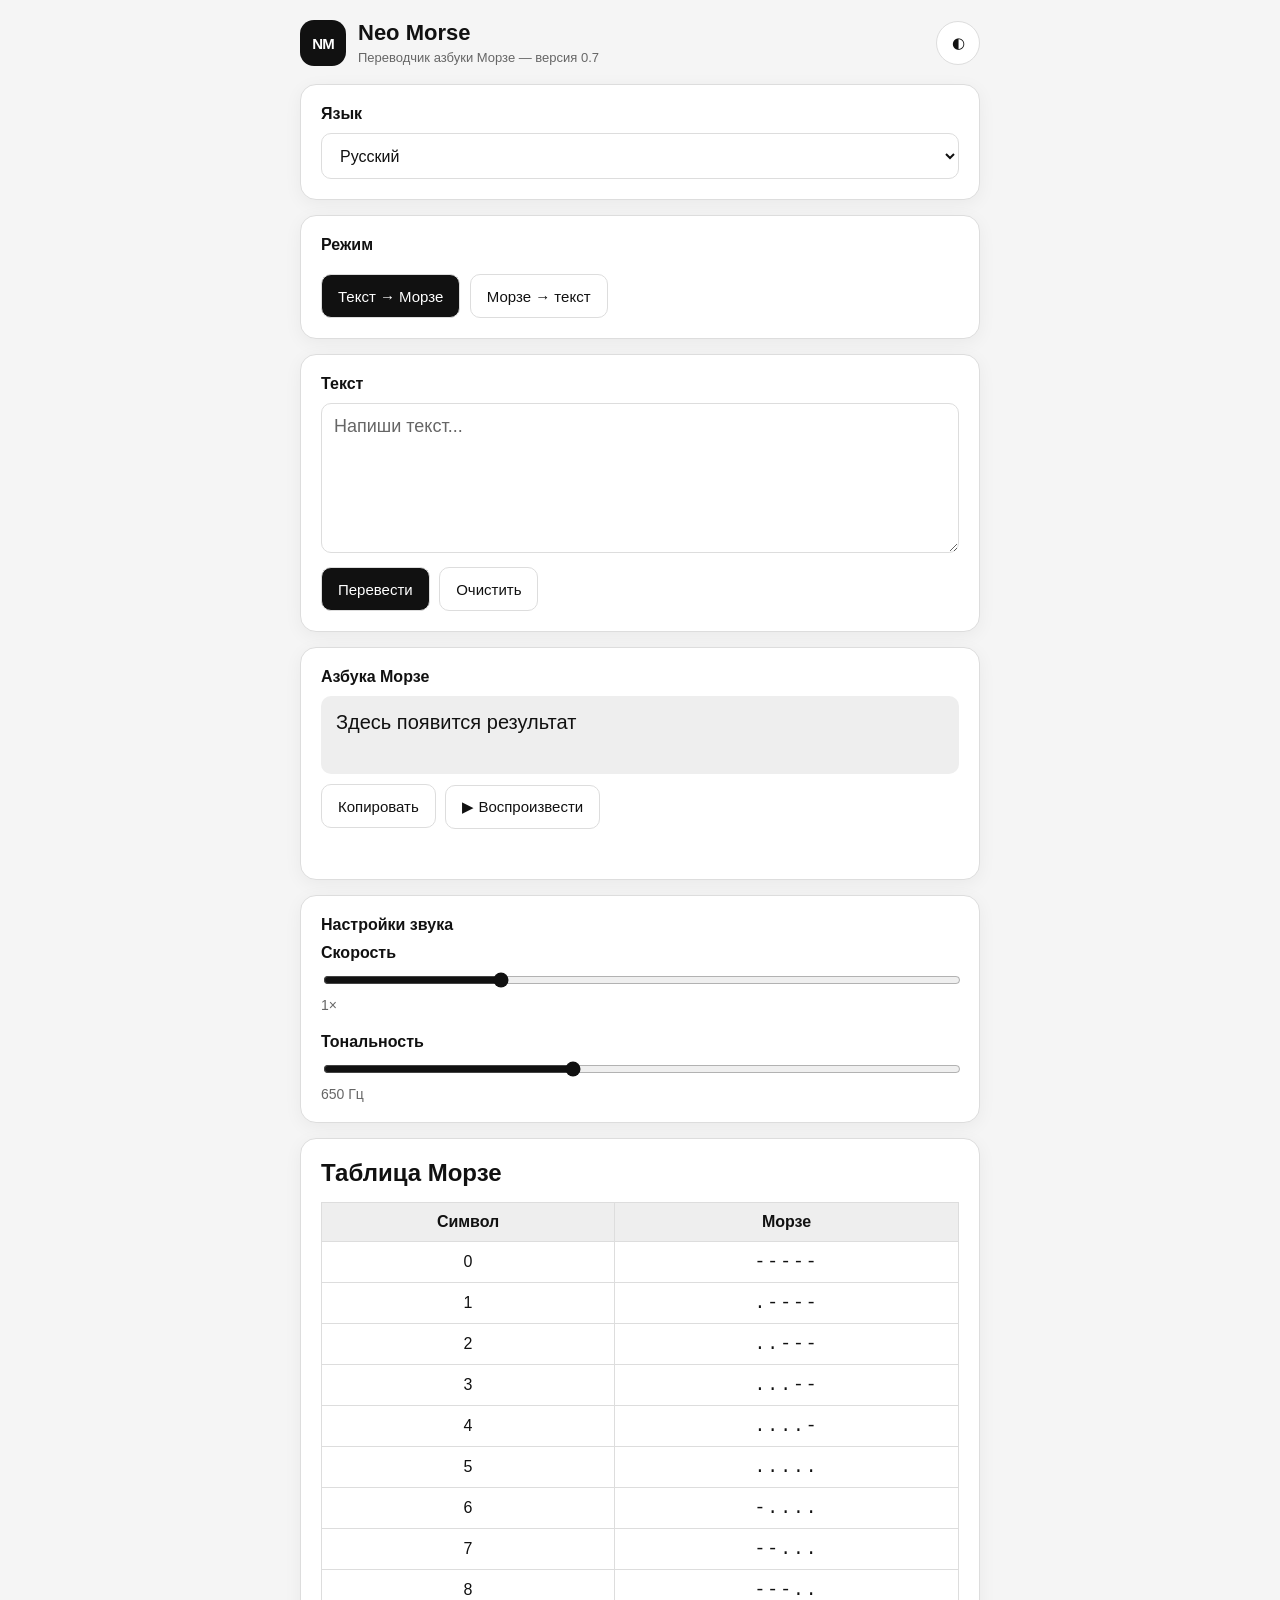
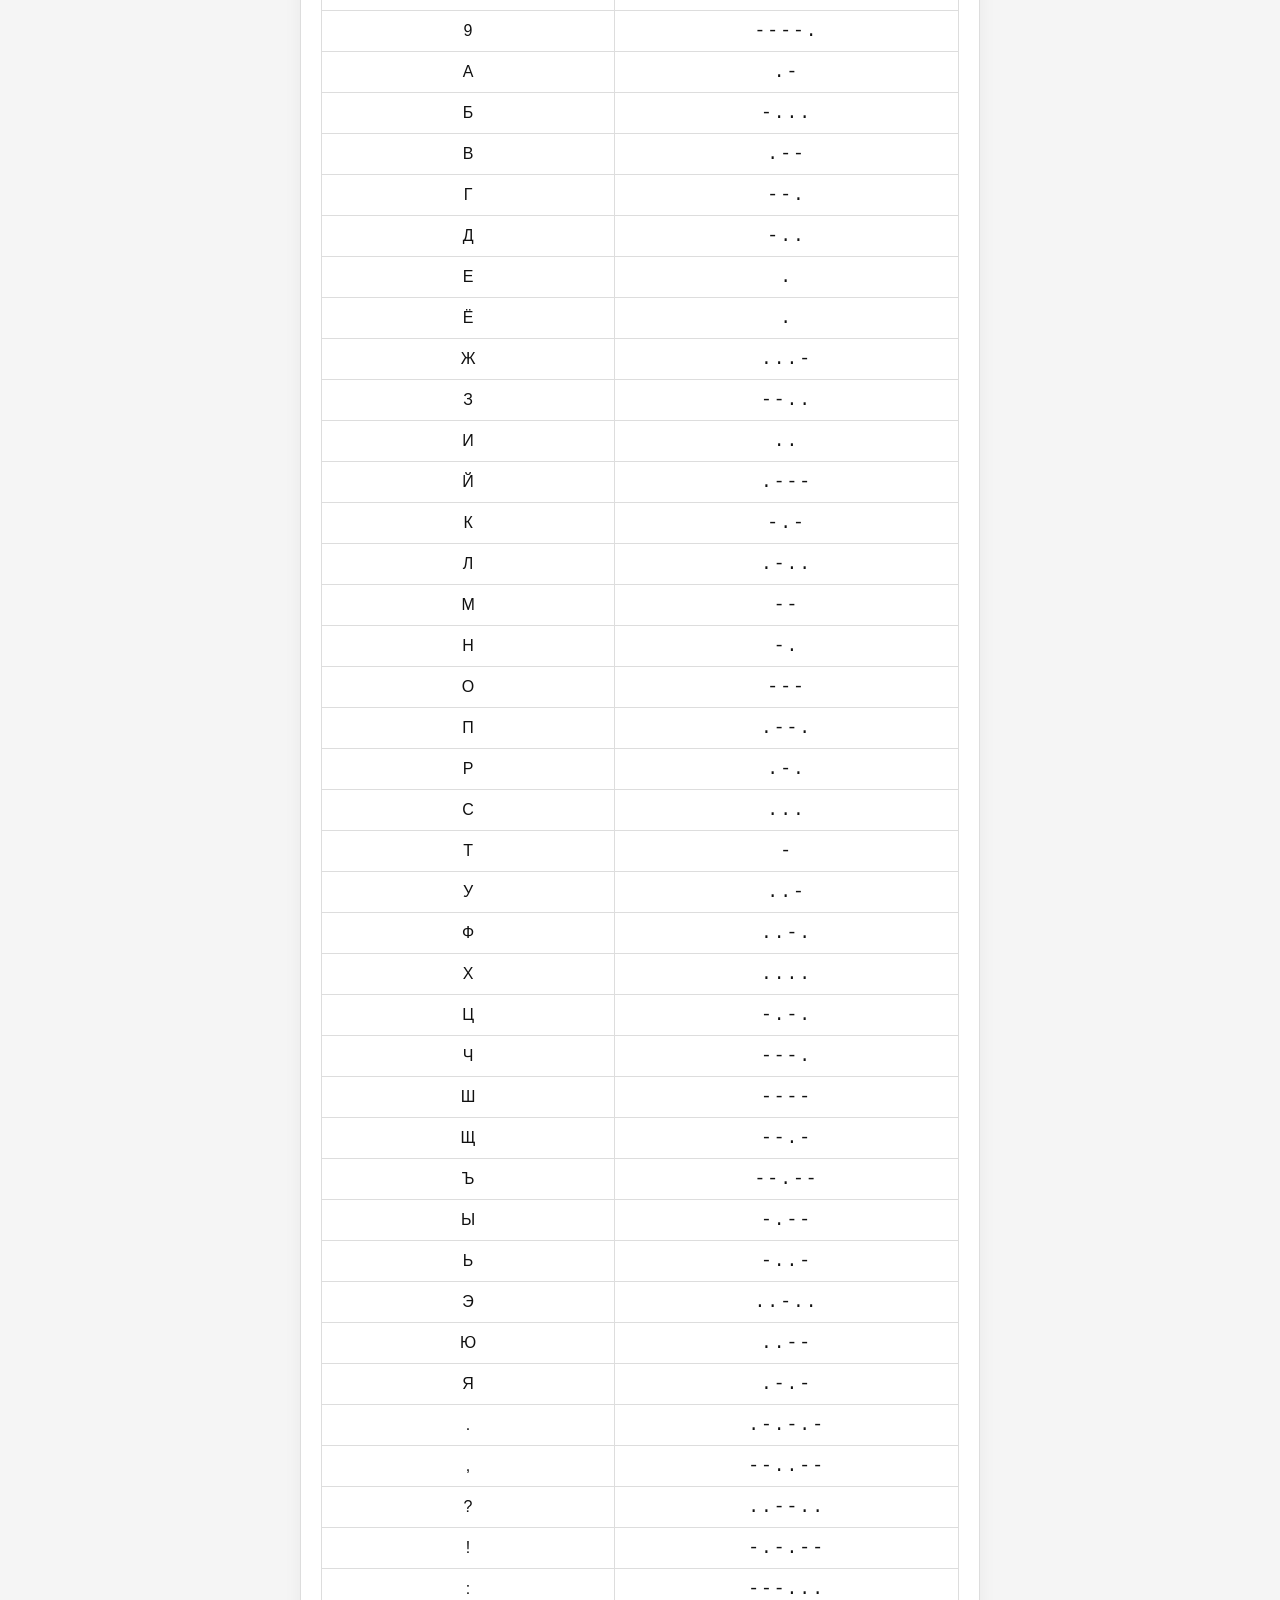
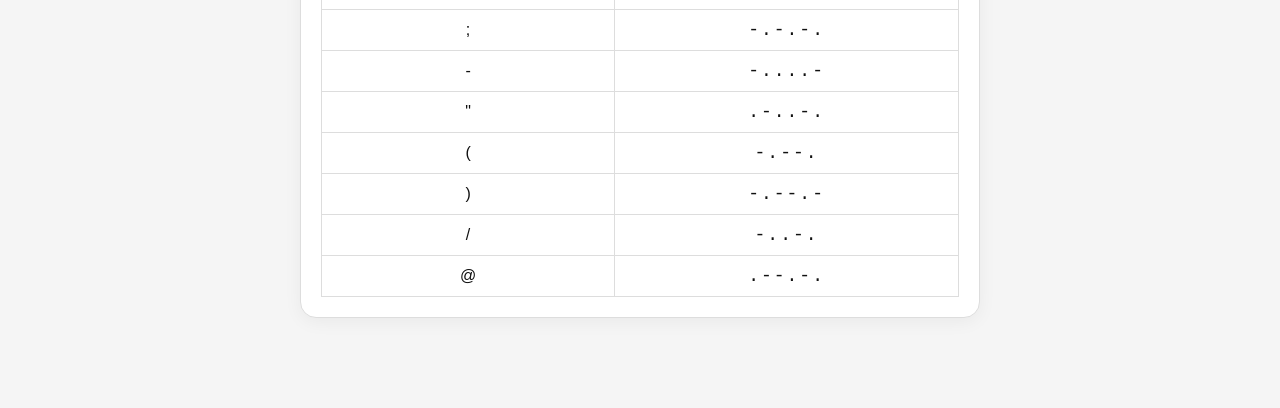
<file: Neo-Morse-0.7-index.html>
<!DOCTYPE html>
<html lang="ru">
<head>
<meta charset="UTF-8">
<meta name="viewport" content="width=device-width, initial-scale=1.0">

<title>Neo Morse 0.7</title>

<style>

/* =========================================================
   NEO MORSE 0.7 — ОСНОВНЫЕ СТИЛИ
========================================================= */

:root {
    --bg: #f5f5f5;
    --card: #ffffff;
    --text: #111111;
    --muted: #666666;
    --border: #dddddd;
    --input: #ffffff;
    --result: #eeeeee;
    --button: #ffffff;
    --button-hover: #eeeeee;
    --active: #111111;
    --active-text: #ffffff;
    --shadow: 0 4px 18px rgba(0,0,0,0.05);
}

* {
    box-sizing: border-box;
}

html {
    min-height: 100%;
}

body {
    font-family: Arial, sans-serif;
    max-width: 720px;
    margin: 0 auto;
    padding: 20px;
    background: var(--bg);
    color: var(--text);
    transition:
        background 0.2s ease,
        color 0.2s ease;
}

body.dark {
    --bg: #111111;
    --card: #1b1b1b;
    --text: #f2f2f2;
    --muted: #aaaaaa;
    --border: #333333;
    --input: #222222;
    --result: #292929;
    --button: #222222;
    --button-hover: #303030;
    --active: #f2f2f2;
    --active-text: #111111;
    --shadow: 0 4px 20px rgba(0,0,0,0.25);
}

button,
select,
textarea,
input {
    font: inherit;
}

button,
select {
    border: 1px solid var(--border);
    border-radius: 10px;
    background: var(--button);
    color: var(--text);
    cursor: pointer;
}

button:hover,
select:hover {
    background: var(--button-hover);
}

button:focus-visible,
select:focus-visible,
textarea:focus-visible,
input:focus-visible {
    outline: 2px solid var(--text);
    outline-offset: 2px;
}

/* =========================================================
   ВЕРХНЯЯ ПАНЕЛЬ
========================================================= */

.app-header {
    display: flex;
    align-items: center;
    justify-content: space-between;
    gap: 12px;
    margin-bottom: 18px;
}

.brand {
    display: flex;
    align-items: center;
    gap: 12px;
    min-width: 0;
}

.logo {
    width: 46px;
    height: 46px;
    flex: 0 0 46px;
    border-radius: 14px;
    background: #111111;
    color: #ffffff;
    display: flex;
    align-items: center;
    justify-content: center;
    font-weight: 800;
    font-size: 15px;
    letter-spacing: -1px;
}

body.dark .logo {
    background: #f2f2f2;
    color: #111111;
}

.brand-text {
    min-width: 0;
}

.brand-title {
    margin: 0;
    font-size: 22px;
    line-height: 1.1;
}

.brand-subtitle {
    margin-top: 4px;
    color: var(--muted);
    font-size: 13px;
}

.theme-button {
    width: 44px;
    height: 44px;
    padding: 0;
    margin: 0;
    border-radius: 50%;
    display: flex;
    align-items: center;
    justify-content: center;
}

/* =========================================================
   КАРТОЧКИ
========================================================= */

.box {
    background: var(--card);
    padding: 20px;
    border-radius: 16px;
    margin-bottom: 15px;
    border: 1px solid var(--border);
    box-shadow: var(--shadow);
}

.label {
    font-weight: bold;
    margin-bottom: 10px;
}

.subtitle {
    color: var(--muted);
    margin: 0 0 20px;
}

/* =========================================================
   INPUT
========================================================= */

textarea {
    width: 100%;
    height: 150px;
    resize: vertical;
    padding: 12px;
    font-size: 18px;
    border: 1px solid var(--border);
    border-radius: 10px;
    background: var(--input);
    color: var(--text);
}

textarea::placeholder {
    color: var(--muted);
}

/* =========================================================
   КНОПКИ
========================================================= */

button {
    padding: 12px 16px;
    margin-top: 10px;
    margin-right: 5px;
    font-size: 15px;
    min-height: 44px;
}

button.active {
    background: var(--active);
    color: var(--active-text);
}

button.primary {
    background: var(--active);
    color: var(--active-text);
}

button.playing {
    background: var(--active);
    color: var(--active-text);
}

select {
    width: 100%;
    min-height: 46px;
    padding: 12px 14px;
}

/* =========================================================
   РЕЗУЛЬТАТ
========================================================= */

.result {
    min-height: 78px;
    padding: 15px;
    background: var(--result);
    border-radius: 10px;
    font-size: 20px;
    word-break: break-word;
    white-space: pre-wrap;
}

#status {
    margin-top: 10px;
    color: var(--muted);
    min-height: 20px;
}

/* =========================================================
   НАСТРОЙКИ ЗВУКА
========================================================= */

.setting {
    margin-bottom: 20px;
}

.setting:last-child {
    margin-bottom: 0;
}

.setting-label {
    display: block;
    font-weight: bold;
    margin-bottom: 8px;
}

input[type="range"] {
    width: 100%;
    accent-color: var(--active);
}

.setting-value {
    display: block;
    margin-top: 5px;
    color: var(--muted);
    font-size: 14px;
}

/* =========================================================
   ТАБЛИЦА
========================================================= */

.table-title {
    margin: 0 0 15px;
}

.table-wrapper {
    width: 100%;
    overflow-x: auto;
}

.morse-table {
    width: 100%;
    border-collapse: collapse;
    background: var(--card);
}

.morse-table th,
.morse-table td {
    padding: 10px;
    border: 1px solid var(--border);
    text-align: center;
}

.morse-table th {
    background: var(--result);
    font-weight: bold;
}

.morse-code {
    font-family: monospace;
    font-size: 18px;
    letter-spacing: 2px;
}

/* =========================================================
   МОБИЛЬНАЯ АДАПТАЦИЯ
========================================================= */

@media (max-width: 520px) {

    body {
        padding: 12px;
    }

    .box {
        padding: 15px;
        border-radius: 14px;
    }

    .app-header {
        gap: 8px;
    }

    .logo {
        width: 42px;
        height: 42px;
        flex-basis: 42px;
        border-radius: 12px;
    }

    .brand-title {
        font-size: 20px;
    }

    .brand-subtitle {
        font-size: 12px;
    }

    textarea {
        height: 135px;
        font-size: 17px;
    }

    button {
        padding: 11px 12px;
        font-size: 14px;
    }

    .morse-table th,
    .morse-table td {
        padding: 8px 5px;
    }
}

</style>
</head>

<body>

<!-- =======================================================
     ВЕРХНЯЯ ПАНЕЛЬ
======================================================= -->

<header class="app-header">

    <div class="brand">

        <div class="logo" aria-label="NM">
            NM
        </div>

        <div class="brand-text">

            <h1 class="brand-title">
                Neo Morse
            </h1>

            <div class="brand-subtitle">
                Переводчик азбуки Морзе — версия 0.7
            </div>

        </div>

    </div>

    <button
        id="themeButton"
        class="theme-button"
        type="button"
        aria-label="Переключить тему"
        title="Переключить тему"
    >
        ◐
    </button>

</header>


<!-- =======================================================
     ЯЗЫК
======================================================= -->

<div class="box">

    <div class="label">
        Язык
    </div>

    <select id="languageSelect">

        <option value="ru">
            Русский
        </option>

        <option value="en">
            English
        </option>

    </select>

</div>


<!-- =======================================================
     РЕЖИМ
======================================================= -->

<div class="box">

    <div class="label">
        Режим
    </div>

    <button
        id="encodeButton"
        class="active"
        type="button"
    >
        Текст → Морзе
    </button>

    <button
        id="decodeButton"
        type="button"
    >
        Морзе → текст
    </button>

</div>


<!-- =======================================================
     ВВОД
======================================================= -->

<div class="box">

    <div
        class="label"
        id="inputLabel"
    >
        Текст
    </div>

    <textarea
        id="input"
        placeholder="Напиши текст..."
        spellcheck="false"
    ></textarea>

    <br>

    <button
        id="translateButton"
        class="primary"
        type="button"
    >
        Перевести
    </button>

    <button
        id="clearButton"
        type="button"
    >
        Очистить
    </button>

</div>


<!-- =======================================================
     РЕЗУЛЬТАТ
======================================================= -->

<div class="box">

    <div
        class="label"
        id="resultLabel"
    >
        Азбука Морзе
    </div>

    <div
        id="result"
        class="result"
    >
        Здесь появится результат
    </div>

    <button
        id="copyButton"
        type="button"
    >
        Копировать
    </button>

    <button
        id="playButton"
        type="button"
    >
        ▶ Воспроизвести
    </button>

    <div id="status"></div>

</div>


<!-- =======================================================
     НАСТРОЙКИ ЗВУКА
======================================================= -->

<div class="box">

    <div class="label">
        Настройки звука
    </div>

    <div class="setting">

        <span class="setting-label">
            Скорость
        </span>

        <input
            type="range"
            id="speedRange"
            min="0.25"
            max="3"
            step="0.25"
            value="1"
        >

        <span
            class="setting-value"
            id="speedValue"
        >
            1×
        </span>

    </div>

    <div class="setting">

        <span class="setting-label">
            Тональность
        </span>

        <input
            type="range"
            id="pitchRange"
            min="300"
            max="1200"
            step="50"
            value="650"
        >

        <span
            class="setting-value"
            id="pitchValue"
        >
            650 Гц
        </span>

    </div>

</div>


<!-- =======================================================
     ТАБЛИЦА
======================================================= -->

<div class="box">

    <h2 class="table-title">
        Таблица Морзе
    </h2>

    <div class="table-wrapper">

        <table class="morse-table">

            <thead>

                <tr>
                    <th>Символ</th>
                    <th>Морзе</th>
                </tr>

            </thead>

            <tbody id="morseTableBody"></tbody>

        </table>

    </div>

</div>


<script>

/* =========================================================
   NEO MORSE 0.7
   СТАБИЛЬНОЕ СОСТОЯНИЕ + LOCAL STORAGE
========================================================= */


/* =========================================================
   КОНФИГУРАЦИЯ
========================================================= */

const APP_VERSION = "0.7";

const STORAGE_KEY = "neoMorseState_v07";

const EMPTY_RESULT =
    "Здесь появится результат";


/* =========================================================
   АЗБУКА МОРЗЕ — РУССКИЙ
========================================================= */

const MORSE_RU = {

    "А": ".-",
    "Б": "-...",
    "В": ".--",
    "Г": "--.",
    "Д": "-..",
    "Е": ".",
    "Ё": ".",
    "Ж": "...-",
    "З": "--..",
    "И": "..",
    "Й": ".---",
    "К": "-.-",
    "Л": ".-..",
    "М": "--",
    "Н": "-.",
    "О": "---",
    "П": ".--.",
    "Р": ".-.",
    "С": "...",
    "Т": "-",
    "У": "..-",
    "Ф": "..-.",
    "Х": "....",
    "Ц": "-.-.",
    "Ч": "---.",
    "Ш": "----",
    "Щ": "--.-",
    "Ъ": "--.--",
    "Ы": "-.--",
    "Ь": "-..-",
    "Э": "..-..",
    "Ю": "..--",
    "Я": ".-.-",

    "0": "-----",
    "1": ".----",
    "2": "..---",
    "3": "...--",
    "4": "....-",
    "5": ".....",
    "6": "-....",
    "7": "--...",
    "8": "---..",
    "9": "----.",

    ".": ".-.-.-",
    ",": "--..--",
    "?": "..--..",
    "!": "-.-.--",
    ":": "---...",
    ";": "-.-.-.",
    "-": "-....-",
    "\"": ".-..-.",
    "(": "-.--.",
    ")": "-.--.-",
    "/": "-..-.",
    "@": ".--.-."
};


/* =========================================================
   АЗБУКА МОРЗЕ — ENGLISH
========================================================= */

const MORSE_EN = {

    "A": ".-",
    "B": "-...",
    "C": "-.-.",
    "D": "-..",
    "E": ".",
    "F": "..-.",
    "G": "--.",
    "H": "....",
    "I": "..",
    "J": ".---",
    "K": "-.-",
    "L": ".-..",
    "M": "--",
    "N": "-.",
    "O": "---",
    "P": ".--.",
    "Q": "--.-",
    "R": ".-.",
    "S": "...",
    "T": "-",
    "U": "..-",
    "V": "...-",
    "W": ".--",
    "X": "-..-",
    "Y": "-.--",
    "Z": "--..",

    "0": "-----",
    "1": ".----",
    "2": "..---",
    "3": "...--",
    "4": "....-",
    "5": ".....",
    "6": "-....",
    "7": "--...",
    "8": "---..",
    "9": "----.",

    ".": ".-.-.-",
    ",": "--..--",
    "?": "..--..",
    "!": "-.-.--",
    ":": "---...",
    ";": "-.-.-.",
    "-": "-....-",
    "\"": ".-..-.",
    "(": "-.--.",
    ")": "-.--.-",
    "/": "-..-.",
    "@": ".--.-."
};


/* =========================================================
   СОСТОЯНИЕ ПРИЛОЖЕНИЯ
========================================================= */

const defaultState = {

    theme: "light",

    language: "ru",

    mode: "encode",

    input: "",

    result: EMPTY_RESULT,

    speed: "1",

    pitch: "650"
};


/*
    Состояние хранится в одном объекте.

    Это уменьшает вероятность того, что
    отдельные настройки будут сохранены
    в несовместимом формате.
*/

let state = {
    ...defaultState
};


/* =========================================================
   БЕЗОПАСНОЕ ПОЛУЧЕНИЕ ТЕКУЩЕЙ АЗБУКИ
========================================================= */

function getCurrentMorse() {

    if (
        languageSelect &&
        languageSelect.value === "en"
    ) {

        return MORSE_EN;
    }

    return MORSE_RU;
}


/* =========================================================
   БЕЗОПАСНОЕ СОЗДАНИЕ ОБРАТНОЙ ТАБЛИЦЫ
========================================================= */

function createReverseMorse(morse) {

    const reverse = {};

    if (
        !morse ||
        typeof morse !== "object"
    ) {

        return reverse;
    }

    for (
        const symbol in morse
    ) {

        const code = morse[symbol];

        if (
            !Object.prototype.hasOwnProperty
                .call(reverse, code)
        ) {

            reverse[code] = symbol;
        }
    }

    return reverse;
}


/* =========================================================
   ELEMENTS
========================================================= */

const input =
    document.getElementById("input");

const result =
    document.getElementById("result");

const translateButton =
    document.getElementById("translateButton");

const clearButton =
    document.getElementById("clearButton");

const copyButton =
    document.getElementById("copyButton");

const playButton =
    document.getElementById("playButton");

const encodeButton =
    document.getElementById("encodeButton");

const decodeButton =
    document.getElementById("decodeButton");

const inputLabel =
    document.getElementById("inputLabel");

const resultLabel =
    document.getElementById("resultLabel");

const status =
    document.getElementById("status");

const languageSelect =
    document.getElementById("languageSelect");

const morseTableBody =
    document.getElementById("morseTableBody");

const speedRange =
    document.getElementById("speedRange");

const speedValue =
    document.getElementById("speedValue");

const pitchRange =
    document.getElementById("pitchRange");

const pitchValue =
    document.getElementById("pitchValue");

const themeButton =
    document.getElementById("themeButton");


/* =========================================================
   ПРОВЕРКА ELEMENTS
========================================================= */

function elementsAreReady() {

    return Boolean(

        input &&
        result &&
        translateButton &&
        clearButton &&
        copyButton &&
        playButton &&
        encodeButton &&
        decodeButton &&
        inputLabel &&
        resultLabel &&
        status &&
        languageSelect &&
        morseTableBody &&
        speedRange &&
        speedValue &&
        pitchRange &&
        pitchValue &&
        themeButton
    );
}


/* =========================================================
   БЕЗОПАСНОЕ LOCAL STORAGE
========================================================= */

function saveState() {

    try {

        localStorage.setItem(
            STORAGE_KEY,
            JSON.stringify(state)
        );

    } catch (error) {

        /*
            Если localStorage недоступен,
            приложение продолжает работать.
        */

        console.warn(
            "Neo Morse: не удалось сохранить состояние.",
            error
        );
    }
}


/* =========================================================
   ЗАГРУЗКА LOCAL STORAGE
========================================================= */

function loadState() {

    try {

        const saved =
            localStorage.getItem(
                STORAGE_KEY
            );

        if (!saved) {

            state = {
                ...defaultState
            };

            return;
        }

        const parsed =
            JSON.parse(saved);

        if (
            !parsed ||
            typeof parsed !== "object"
        ) {

            state = {
                ...defaultState
            };

            return;
        }

        state = {

            ...defaultState,

            ...parsed
        };

    } catch (error) {

        /*
            Повреждённое состояние
            не должно ломать приложение.
        */

        console.warn(
            "Neo Morse: повреждённые настройки. Используются стандартные.",
            error
        );

        state = {
            ...defaultState
        };
    }
}


/* =========================================================
   НОРМАЛИЗАЦИЯ СОСТОЯНИЯ
========================================================= */

function normalizeState() {

    const validThemes = [
        "light",
        "dark"
    ];

    const validLanguages = [
        "ru",
        "en"
    ];

    const validModes = [
        "encode",
        "decode"
    ];

    if (
        !validThemes.includes(
            state.theme
        )
    ) {

        state.theme =
            defaultState.theme;
    }

    if (
        !validLanguages.includes(
            state.language
        )
    ) {

        state.language =
            defaultState.language;
    }

    if (
        !validModes.includes(
            state.mode
        )
    ) {

        state.mode =
            defaultState.mode;
    }

    const speed =
        Number(state.speed);

    if (
        !Number.isFinite(speed) ||
        speed < 0.25 ||
        speed > 3
    ) {

        state.speed =
            defaultState.speed;
    } else {

        state.speed =
            String(speed);
    }

    const pitch =
        Number(state.pitch);

    if (
        !Number.isFinite(pitch) ||
        pitch < 300 ||
        pitch > 1200
    ) {

        state.pitch =
            defaultState.pitch;
    } else {

        state.pitch =
            String(pitch);
    }

    if (
        typeof state.input !== "string"
    ) {

        state.input =
            "";
    }

    if (
        typeof state.result !== "string"
    ) {

        state.result =
            EMPTY_RESULT;
    }
}


/* =========================================================
   ПРИМЕНЕНИЕ ТЕМЫ
========================================================= */

function applyTheme() {

    if (
        state.theme === "dark"
    ) {

        document.body.classList.add(
            "dark"
        );

        themeButton.textContent =
            "☀";

    } else {

        document.body.classList.remove(
            "dark"
        );

        themeButton.textContent =
            "◐";
    }
}


/* =========================================================
   ПРИМЕНЕНИЕ РЕЖИМА
========================================================= */

function applyMode() {

    if (
        state.mode === "decode"
    ) {

        decodeButton.classList.add(
            "active"
        );

        encodeButton.classList.remove(
            "active"
        );

        inputLabel.textContent =
            "Азбука Морзе";

        resultLabel.textContent =
            "Текст";

        input.placeholder =
            "Например: ... --- ...";

    } else {

        state.mode =
            "encode";

        encodeButton.classList.add(
            "active"
        );

        decodeButton.classList.remove(
            "active"
        );

        inputLabel.textContent =
            "Текст";

        resultLabel.textContent =
            "Азбука Морзе";

        input.placeholder =
            "Напиши текст...";
    }
}


/* =========================================================
   ПРИМЕНЕНИЕ НАСТРОЕК
========================================================= */

function applyControls() {

    languageSelect.value =
        state.language;

    speedRange.value =
        state.speed;

    pitchRange.value =
        state.pitch;

    speedValue.textContent =
        state.speed + "×";

    pitchValue.textContent =
        state.pitch + " Гц";

    input.value =
        state.input;

    result.textContent =
        state.result;
}


/* =========================================================
   ОБНОВЛЕНИЕ ИНТЕРФЕЙСА
========================================================= */

function applyStateToUI() {

    normalizeState();

    applyTheme();

    applyMode();

    applyControls();

    updateMorseTable();
}


/* =========================================================
   ТЕКСТ → МОРЗЕ
========================================================= */

function textToMorse(text) {

    const morse =
        getCurrentMorse();

    const source =
        String(text || "")
            .toUpperCase();

    const output = [];

    for (
        let i = 0;
        i < source.length;
        i++
    ) {

        const character =
            source[i];

        if (
            character === " "
        ) {

            output.push("/");

        } else if (
            Object.prototype.hasOwnProperty
                .call(morse, character)
        ) {

            output.push(
                morse[character]
            );
        }
    }

    return output.join(" ");
}


/* =========================================================
   МОРЗЕ → ТЕКСТ
========================================================= */

function morseToText(text) {

    const reverse =
        createReverseMorse(
            getCurrentMorse()
        );

    const source =
        String(text || "")
            .trim();

    if (
        source === ""
    ) {

        return "";
    }

    const words =
        source.split("/");

    const output = [];

    for (
        let w = 0;
        w < words.length;
        w++
    ) {

        const word =
            words[w].trim();

        if (
            word === ""
        ) {

            continue;
        }

        const letters =
            word.split(/\s+/);

        let decodedWord = "";

        for (
            let i = 0;
            i < letters.length;
            i++
        ) {

            const code =
                letters[i];

            if (
                Object.prototype.hasOwnProperty
                    .call(reverse, code)
            ) {

                decodedWord +=
                    reverse[code];

            } else {

                decodedWord += "?";
            }
        }

        output.push(
            decodedWord
        );
    }

    return output.join(" ");
}


/* =========================================================
   ПЕРЕВОД
========================================================= */

function translate() {

    stopPlayback();

    const text =
        input.value;

    if (
        text.trim() === ""
    ) {

        state.input =
            "";

        state.result =
            EMPTY_RESULT;

        result.textContent =
            EMPTY_RESULT;

        status.textContent =
            "";

        saveState();

        return;
    }

    let translated = "";

    if (
        state.mode === "encode"
    ) {

        translated =
            textToMorse(text);

    } else {

        translated =
            morseToText(text);
    }

    state.input =
        text;

    state.result =
        translated || EMPTY_RESULT;

    result.textContent =
        state.result;

    status.textContent =
        "Готово";

    saveState();
}


/* =========================================================
   ОБНОВЛЕНИЕ ТАБЛИЦЫ
========================================================= */

function updateMorseTable() {

    if (!morseTableBody) {
        return;
    }

    const morse =
        getCurrentMorse();

    morseTableBody.innerHTML =
        "";

    Object.keys(morse).forEach(
        function(symbol) {

            const row =
                document.createElement(
                    "tr"
                );

            const symbolCell =
                document.createElement(
                    "td"
                );

            const codeCell =
                document.createElement(
                    "td"
                );

            symbolCell.textContent =
                symbol;

            codeCell.textContent =
                morse[symbol];

            codeCell.className =
                "morse-code";

            row.appendChild(
                symbolCell
            );

            row.appendChild(
                codeCell
            );

            morseTableBody.appendChild(
                row
            );
        }
    );
}


/* =========================================================
   ТЕМА
========================================================= */

themeButton.addEventListener(
    "click",
    function() {

        state.theme =
            state.theme === "dark"
                ? "light"
                : "dark";

        applyTheme();

        saveState();
    }
);


/* =========================================================
   СМЕНА ЯЗЫКА
========================================================= */

languageSelect.addEventListener(
    "change",
    function() {

        stopPlayback();

        state.language =
            languageSelect.value;

        updateMorseTable();

        saveState();

        status.textContent =
            "Язык изменён";
    }
);


/* =========================================================
   РЕЖИМ ТЕКСТ → МОРЗЕ
========================================================= */

encodeButton.addEventListener(
    "click",
    function() {

        stopPlayback();

        state.mode =
            "encode";

        applyMode();

        state.input =
            "";

        state.result =
            EMPTY_RESULT;

        input.value =
            "";

        result.textContent =
            EMPTY_RESULT;

        status.textContent =
            "";

        saveState();
    }
);


/* =========================================================
   РЕЖИМ МОРЗЕ → ТЕКСТ
========================================================= */

decodeButton.addEventListener(
    "click",
    function() {

        stopPlayback();

        state.mode =
            "decode";

        applyMode();

        state.input =
            "";

        state.result =
            EMPTY_RESULT;

        input.value =
            "";

        result.textContent =
            EMPTY_RESULT;

        status.textContent =
            "";

        saveState();
    }
);


/* =========================================================
   КНОПКА ПЕРЕВОДА
========================================================= */

translateButton.addEventListener(
    "click",
    function() {

        translate();
    }
);


/* =========================================================
   ОЧИСТКА
========================================================= */

clearButton.addEventListener(
    "click",
    function() {

        stopPlayback();

        state.input =
            "";

        state.result =
            EMPTY_RESULT;

        input.value =
            "";

        result.textContent =
            EMPTY_RESULT;

        status.textContent =
            "";

        saveState();
    }
);


/* =========================================================
   КОПИРОВАНИЕ
========================================================= */

copyButton.addEventListener(
    "click",
    async function() {

        const text =
            result.textContent;

        if (
            !text ||
            text === EMPTY_RESULT
        ) {

            status.textContent =
                "Нечего копировать";

            return;
        }

        try {

            if (
                navigator.clipboard &&
                navigator.clipboard.writeText
            ) {

                await navigator.clipboard
                    .writeText(text);

            } else {

                const temporary =
                    document.createElement(
                        "textarea"
                    );

                temporary.value =
                    text;

                document.body.appendChild(
                    temporary
                );

                temporary.select();

                document.execCommand(
                    "copy"
                );

                temporary.remove();
            }

            status.textContent =
                "Скопировано";

        } catch (error) {

            status.textContent =
                "Не удалось скопировать";
        }
    }
);


/* =========================================================
   СОХРАНЕНИЕ INPUT ПРИ ВВОДЕ
========================================================= */

input.addEventListener(
    "input",
    function() {

        state.input =
            input.value;

        saveState();
    }
);


/* =========================================================
   СКОРОСТЬ
========================================================= */

speedRange.addEventListener(
    "input",
    function() {

        const value =
            Number(speedRange.value);

        if (
            Number.isFinite(value)
        ) {

            state.speed =
                String(value);

            speedValue.textContent =
                value + "×";

            saveState();
        }
    }
);


/* =========================================================
   ТОНАЛЬНОСТЬ
========================================================= */

pitchRange.addEventListener(
    "input",
    function() {

        const value =
            Number(pitchRange.value);

        if (
            Number.isFinite(value)
        ) {

            state.pitch =
                String(value);

            pitchValue.textContent =
                value + " Гц";

            saveState();
        }
    }
);


/* =========================================================
   AUDIO STATE
========================================================= */

let isPlaying = false;

let stopRequested = false;

let audioContext = null;

let oscillator = null;

let playbackToken = 0;


/* =========================================================
   СОЗДАНИЕ AUDIO CONTEXT
========================================================= */

function createAudio() {

    const AudioContextClass =
        window.AudioContext ||
        window.webkitAudioContext;

    if (
        !AudioContextClass
    ) {

        status.textContent =
            "Браузер не поддерживает звук";

        return false;
    }

    try {

        audioContext =
            new AudioContextClass();

        return true;

    } catch (error) {

        audioContext =
            null;

        status.textContent =
            "Не удалось запустить звук";

        return false;
    }
}


/* =========================================================
   ВОЗОБНОВЛЕНИЕ AUDIO CONTEXT
========================================================= */

async function resumeAudio() {

    if (
        !audioContext
    ) {

        return false;
    }

    try {

        if (
            audioContext.state ===
            "suspended"
        ) {

            await audioContext.resume();
        }

        return true;

    } catch (error) {

        return false;
    }
}


/* =========================================================
   ОСТАНОВКА ОСЦИЛЛЯТОРА
========================================================= */

function stopOscillator() {

    if (
        oscillator
    ) {

        try {

            oscillator.stop();

        } catch (error) {

            /*
                stop() может быть вызван
                после автоматического завершения.
                Это не считается ошибкой приложения.
            */
        }

        try {

            oscillator.disconnect();

        } catch (error) {}

        oscillator =
            null;
    }
}


/* =========================================================
   ЗАКРЫТИЕ AUDIO CONTEXT
========================================================= */

async function closeAudio() {

    if (
        audioContext
    ) {

        const current =
            audioContext;

        audioContext =
            null;

        try {

            await current.close();

        } catch (error) {}
    }
}


/* =========================================================
   БЕЗОПАСНАЯ ОСТАНОВКА
========================================================= */

function stopPlayback() {

    stopRequested =
        true;

    isPlaying =
        false;

    /*
        Увеличение токена делает
        старое async-воспроизведение
        недействительным.

        Даже если старый Promise
        завершится позже, он не сможет
        вернуть интерфейс в неправильное
        состояние.
    */

    playbackToken++;

    stopOscillator();

    if (
        audioContext
    ) {

        const current =
            audioContext;

        audioContext =
            null;

        try {

            current.close();

        } catch (error) {}
    }

    playButton.textContent =
        "▶ Воспроизвести";

    playButton.classList.remove(
        "playing"
    );
}


/* =========================================================
   ОЖИДАНИЕ С ВОЗМОЖНОСТЬЮ ОСТАНОВКИ
========================================================= */

function wait(ms, token) {

    return new Promise(
        function(resolve) {

            const start =
                performance.now();

            function check() {

                if (
                    stopRequested ||
                    token !== playbackToken
                ) {

                    resolve(false);

                    return;
                }

                const elapsed =
                    performance.now() -
                    start;

                if (
                    elapsed >= ms
                ) {

                    resolve(true);

                    return;
                }

                setTimeout(
                    check,
                    Math.min(
                        20,
                        ms - elapsed
                    )
                );
            }

            check();
        }
    );
}


/* =========================================================
   ВОСПРОИЗВЕДЕНИЕ ОДНОГО ТОНА
========================================================= */

function playTone(duration, token) {

    return new Promise(
        function(resolve) {

            if (
                stopRequested ||
                token !== playbackToken ||
                !audioContext
            ) {

                resolve(false);

                return;
            }

            const context =
                audioContext;

            let localOscillator =
                null;

            let finished =
                false;

            const finish =
                function() {

                    if (finished) {
                        return;
                    }

                    finished = true;

                    if (
                        localOscillator
                    ) {

                        try {
                            localOscillator.stop();
                        } catch (error) {}

                        try {
                            localOscillator.disconnect();
                        } catch (error) {}
                    }

                    if (
                        oscillator ===
                        localOscillator
                    ) {

                        oscillator =
                            null;
                    }

                    resolve(
                        !stopRequested &&
                        token === playbackToken
                    );
                };

            try {

                localOscillator =
                    context.createOscillator();

                const gain =
                    context.createGain();

                localOscillator.type =
                    "sine";

                localOscillator.frequency.value =
                    Number(
                        state.pitch
                    );

                gain.gain.value =
                    0.15;

                localOscillator.connect(
                    gain
                );

                gain.connect(
                    context.destination
                );

                oscillator =
                    localOscillator;

                localOscillator.onended =
                    finish;

                localOscillator.start();

                setTimeout(
                    function() {

                        if (
                            !finished
                        ) {

                            try {
                                localOscillator.stop();
                            } catch (error) {}

                            finish();
                        }

                    },
                    duration
                );

            } catch (error) {

                finish();
            }
        }
    );
}


/* =========================================================
   ПОЛУЧЕНИЕ MORSE ДЛЯ ВОСПРОИЗВЕДЕНИЯ
========================================================= */

function getMorseForPlayback() {

    if (
        state.mode === "encode"
    ) {

        const morse =
            result.textContent.trim();

        if (
            !morse ||
            morse === EMPTY_RESULT
        ) {

            return "";
        }

        return morse;
    }

    return input.value.trim();
}


/* =========================================================
   ПРОВЕРКА MORSE
========================================================= */

function hasPlayableMorse(text) {

    if (
        !text ||
        typeof text !== "string"
    ) {

        return false;
    }

    const cleaned =
        text
            .replace(/\s/g, "")
            .replace(/\//g, "");

    return (
        cleaned.length > 0 &&
        /^[.\-\/\s]+$/.test(text)
    );
}


/* =========================================================
   ВОСПРОИЗВЕДЕНИЕ
========================================================= */

async function playMorseSound(morseText) {

    if (
        isPlaying
    ) {

        return;
    }

    if (
        !hasPlayableMorse(morseText)
    ) {

        status.textContent =
            "Сначала получи перевод";

        return;
    }

    /*
        На случай, если старый context
        каким-то образом остался.
    */

    stopPlayback();

    /*
        После stopPlayback() токен
        изменился. Этот запуск получает
        собственный новый токен.
    */

    stopRequested =
        false;

    isPlaying =
        true;

    const token =
        playbackToken;

    if (
        !createAudio()
    ) {

        isPlaying =
            false;

        return;
    }

    const audioReady =
        await resumeAudio();

    if (
        !audioReady ||
        stopRequested ||
        token !== playbackToken
    ) {

        stopPlayback();

        return;
    }

    playButton.textContent =
        "■ Остановить";

    playButton.classList.add(
        "playing"
    );

    status.textContent =
        "Воспроизведение...";

    const speed =
        Number(state.speed);

    const dot =
        100 / speed;

    const words =
        morseText.split("/");

    let completed =
        true;

    for (
        let w = 0;
        w < words.length;
        w++
    ) {

        if (
            stopRequested ||
            token !== playbackToken
        ) {

            completed =
                false;

            break;
        }

        const word =
            words[w].trim();

        if (
            !word
        ) {

            continue;
        }

        const letters =
            word.split(/\s+/);

        for (
            let l = 0;
            l < letters.length;
            l++
        ) {

            if (
                stopRequested ||
                token !== playbackToken
            ) {

                completed =
                    false;

                break;
            }

            const code =
                letters[l];

            for (
                let i = 0;
                i < code.length;
                i++
            ) {

                if (
                    stopRequested ||
                    token !== playbackToken
                ) {

                    completed =
                        false;

                    break;
                }

                const symbol =
                    code[i];

                if (
                    symbol === "."
                ) {

                    const toneFinished =
                        await playTone(
                            dot,
                            token
                        );

                    if (
                        !toneFinished
                    ) {

                        completed =
                            false;

                        break;
                    }

                } else if (
                    symbol === "-"
                ) {

                    const toneFinished =
                        await playTone(
                            dot * 3,
                            token
                        );

                    if (
                        !toneFinished
                    ) {

                        completed =
                            false;

                        break;
                    }

                } else {

                    /*
                        Недопустимый символ
                        просто пропускается.
                    */

                    continue;
                }

                if (
                    i < code.length - 1
                ) {

                    const pauseFinished =
                        await wait(
                            dot,
                            token
                        );

                    if (
                        !pauseFinished
                    ) {

                        completed =
                            false;

                        break;
                    }
                }
            }

            if (
                !completed
            ) {

                break;
            }

            if (
                l < letters.length - 1
            ) {

                const pauseFinished =
                    await wait(
                        dot * 3,
                        token
                    );

                if (
                    !pauseFinished
                ) {

                    completed =
                        false;

                    break;
                }
            }
        }

        if (
            !completed
        ) {

            break;
        }

        if (
            w < words.length - 1
        ) {

            const pauseFinished =
                await wait(
                    dot * 7,
                    token
                );

            if (
                !pauseFinished
            ) {

                completed =
                    false;

                break;
            }
        }
    }

    /*
        Если другой запуск уже получил
        новый токен, этот экземпляр
        больше не имеет права менять UI.
    */

    if (
        token !== playbackToken
    ) {

        return;
    }

    stopOscillator();

    await closeAudio();

    isPlaying =
        false;

    playButton.textContent =
        "▶ Воспроизвести";

    playButton.classList.remove(
        "playing"
    );

    if (
        completed &&
        !stopRequested
    ) {

        status.textContent =
            "Воспроизведение завершено";

    } else {

        status.textContent =
            "Воспроизведение остановлено";
    }

    stopRequested =
        false;
}


/* =========================================================
   КНОПКА ВОСПРОИЗВЕСТИ / ОСТАНОВИТЬ
========================================================= */

playButton.addEventListener(
    "click",
    function() {

        /*
            Ключевая защита 0.7:

            повторное нажатие во время
            воспроизведения НЕ запускает
            второй звук.

            Оно только останавливает
            текущий.
        */

        if (
            isPlaying
        ) {

            stopPlayback();

            status.textContent =
                "Воспроизведение остановлено";

            return;
        }

        const morseText =
            getMorseForPlayback();

        playMorseSound(
            morseText
        );
    }
);


/* =========================================================
   ОСТАНОВКА ПРИ УХОДЕ СО СТРАНИЦЫ
========================================================= */

window.addEventListener(
    "pagehide",
    function() {

        stopPlayback();
    }
);


/* =========================================================
   ОСТАНОВКА ПРИ СКРЫТИИ ВКЛАДКИ
========================================================= */

document.addEventListener(
    "visibilitychange",
    function() {

        if (
            document.hidden &&
            isPlaying
        ) {

            stopPlayback();
        }
    }
);


/* =========================================================
   ВОССТАНОВЛЕНИЕ СОСТОЯНИЯ
========================================================= */

function initializeApp() {

    if (
        !elementsAreReady()
    ) {

        console.error(
            "Neo Morse: элементы интерфейса не найдены."
        );

        return;
    }

    loadState();

    normalizeState();

    applyStateToUI();

    /*
        Сохраняем уже нормализованное
        состояние, чтобы старые или
        повреждённые значения не
        возвращались снова.
    */

    saveState();

    status.textContent =
        "";
}


/* =========================================================
   ЗАПУСК
========================================================= */

initializeApp();


/* =========================================================
   КОНЕЦ NEO MORSE 0.7
========================================================= */

</script>

</body>
</html>
</file>
